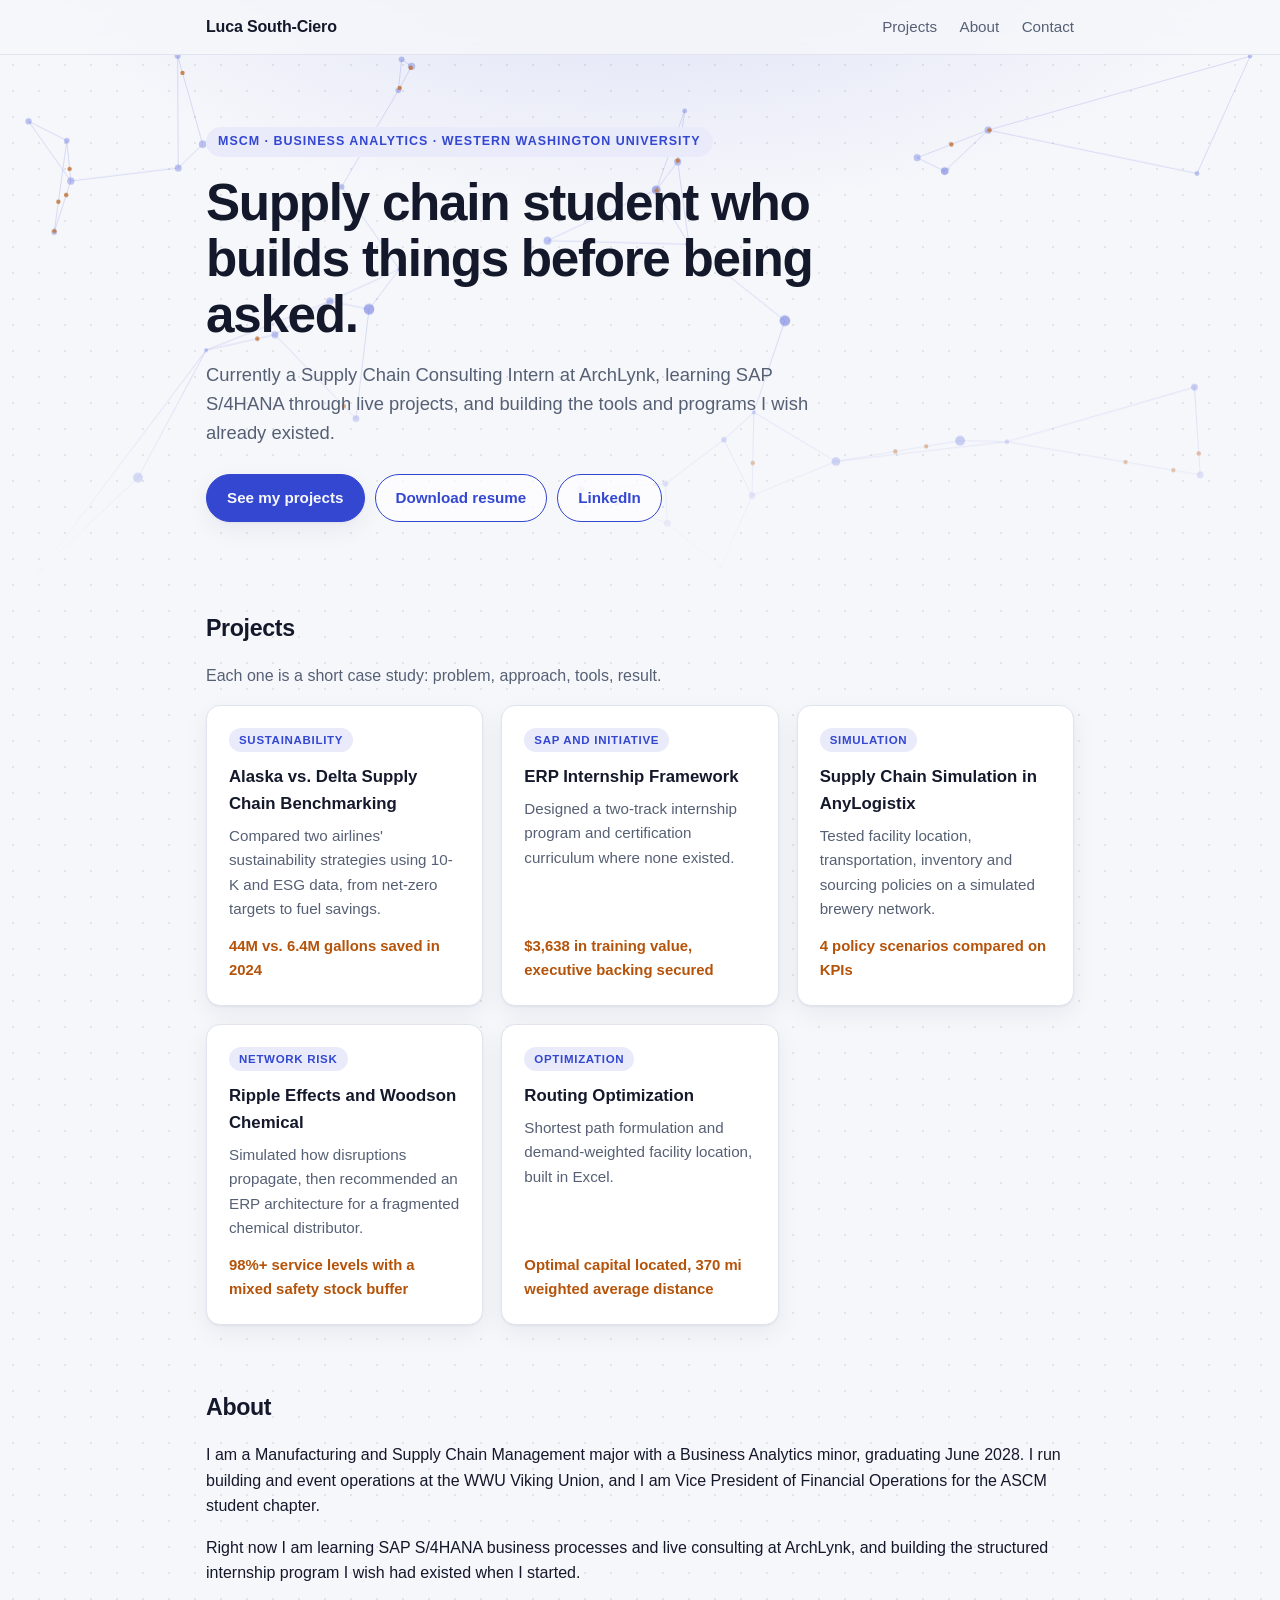
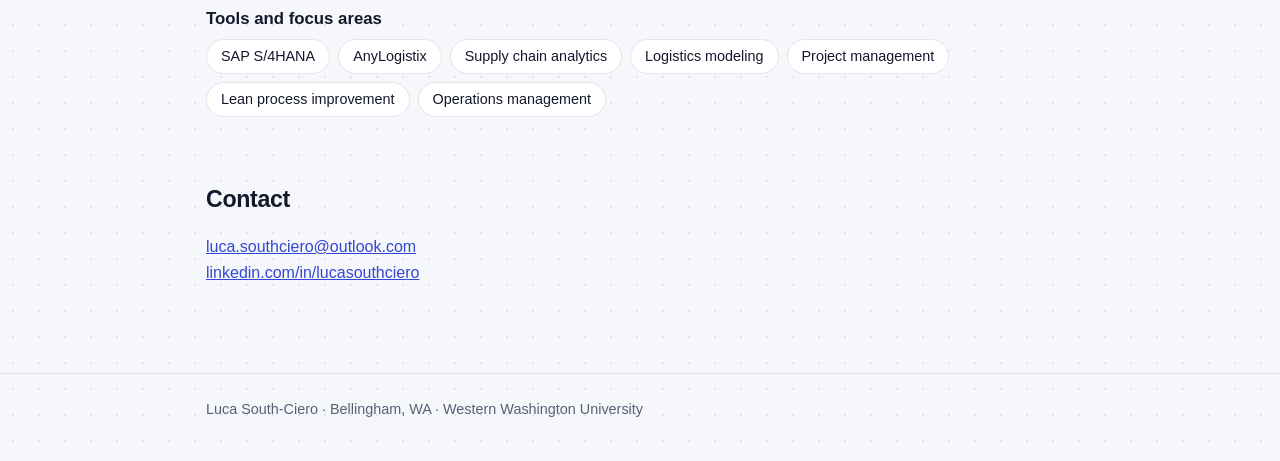
<file: index.html>
<!doctype html>
<html lang="en">
<head>
  <meta charset="utf-8">
  <meta name="viewport" content="width=device-width, initial-scale=1">
  <title>Luca South-Ciero | Manufacturing and Supply Chain Management</title>
  <meta name="description" content="Portfolio of Luca South-Ciero, MSCM student at Western Washington University with a Business Analytics minor. Supply chain projects, SAP consulting, and operations.">
  <link rel="stylesheet" href="styles.css">
</head>
<body>

<header class="site-header">
  <div class="wrap">
    <a class="brand" href="index.html">Luca South-Ciero</a>
    <nav class="nav">
      <a href="#projects">Projects</a>
      <a href="#about">About</a>
      <a href="#contact">Contact</a>
    </nav>
  </div>
</header>

<div class="hero">
  <canvas id="network" aria-hidden="true"></canvas>
  <div class="wrap">
    <span class="kicker">MSCM &middot; Business Analytics &middot; Western Washington University</span>
    <h1>Supply chain student who builds things before being asked.</h1>
    <p class="tagline">
      Currently a Supply Chain Consulting Intern at ArchLynk, learning SAP S/4HANA
      through live projects, and building the tools and programs I wish already existed.
    </p>
    <div class="cta-row">
      <a class="btn primary" href="#projects">See my projects</a>
      <a class="btn ghost" href="resume.pdf">Download resume</a>
      <a class="btn ghost" href="https://www.linkedin.com/in/lucasouthciero">LinkedIn</a>
    </div>
  </div>
</div>

<main class="wrap">

  <section id="projects">
    <h2>Projects</h2>
    <p class="lede">Each one is a short case study: problem, approach, tools, result.</p>

    <div class="grid">

      <a class="card" href="projects/alaska-delta-benchmarking.html">
        <span class="tag">Sustainability</span>
        <h3>Alaska vs. Delta Supply Chain Benchmarking</h3>
        <p>Compared two airlines' sustainability strategies using 10-K and ESG data, from net-zero targets to fuel savings.</p>
        <span class="metric">44M vs. 6.4M gallons saved in 2024</span>
      </a>

      <a class="card" href="projects/erp-internship-framework.html">
        <span class="tag">SAP and Initiative</span>
        <h3>ERP Internship Framework</h3>
        <p>Designed a two-track internship program and certification curriculum where none existed.</p>
        <span class="metric">$3,638 in training value, executive backing secured</span>
      </a>

      <a class="card" href="projects/anylogistix-simulation.html">
        <span class="tag">Simulation</span>
        <h3>Supply Chain Simulation in AnyLogistix</h3>
        <p>Tested facility location, transportation, inventory and sourcing policies on a simulated brewery network.</p>
        <span class="metric">4 policy scenarios compared on KPIs</span>
      </a>

      <a class="card" href="projects/ripple-effect-woodson-chemical.html">
        <span class="tag">Network Risk</span>
        <h3>Ripple Effects and Woodson Chemical</h3>
        <p>Simulated how disruptions propagate, then recommended an ERP architecture for a fragmented chemical distributor.</p>
        <span class="metric">98%+ service levels with a mixed safety stock buffer</span>
      </a>

      <a class="card" href="projects/routing-optimization.html">
        <span class="tag">Optimization</span>
        <h3>Routing Optimization</h3>
        <p>Shortest path formulation and demand-weighted facility location, built in Excel.</p>
        <span class="metric">Optimal capital located, 370 mi weighted average distance</span>
      </a>

    </div>
  </section>

  <section id="about">
    <h2>About</h2>
    <p>
      I am a Manufacturing and Supply Chain Management major with a Business Analytics minor,
      graduating June 2028. I run building and event operations at the WWU Viking Union, and I am
      Vice President of Financial Operations for the ASCM student chapter.
    </p>
    <p>
      Right now I am learning SAP S/4HANA business processes and live consulting at ArchLynk, and
      building the structured internship program I wish had existed when I started.
    </p>

    <h3 style="margin-top:20px">Tools and focus areas</h3>
    <ul class="chips">
      <li>SAP S/4HANA</li>
      <li>AnyLogistix</li>
      <li>Supply chain analytics</li>
      <li>Logistics modeling</li>
      <li>Project management</li>
      <li>Lean process improvement</li>
      <li>Operations management</li>
    </ul>
  </section>

  <section id="contact">
    <h2>Contact</h2>
    <p>
      <a href="mailto:luca.southciero@outlook.com">luca.southciero@outlook.com</a><br>
      <a href="https://www.linkedin.com/in/lucasouthciero">linkedin.com/in/lucasouthciero</a>
    </p>
  </section>

</main>

<footer class="site-footer">
  <div class="wrap">Luca South-Ciero &middot; Bellingham, WA &middot; Western Washington University</div>
</footer>

<script src="network.js"></script>
</body>
</html>
</file>
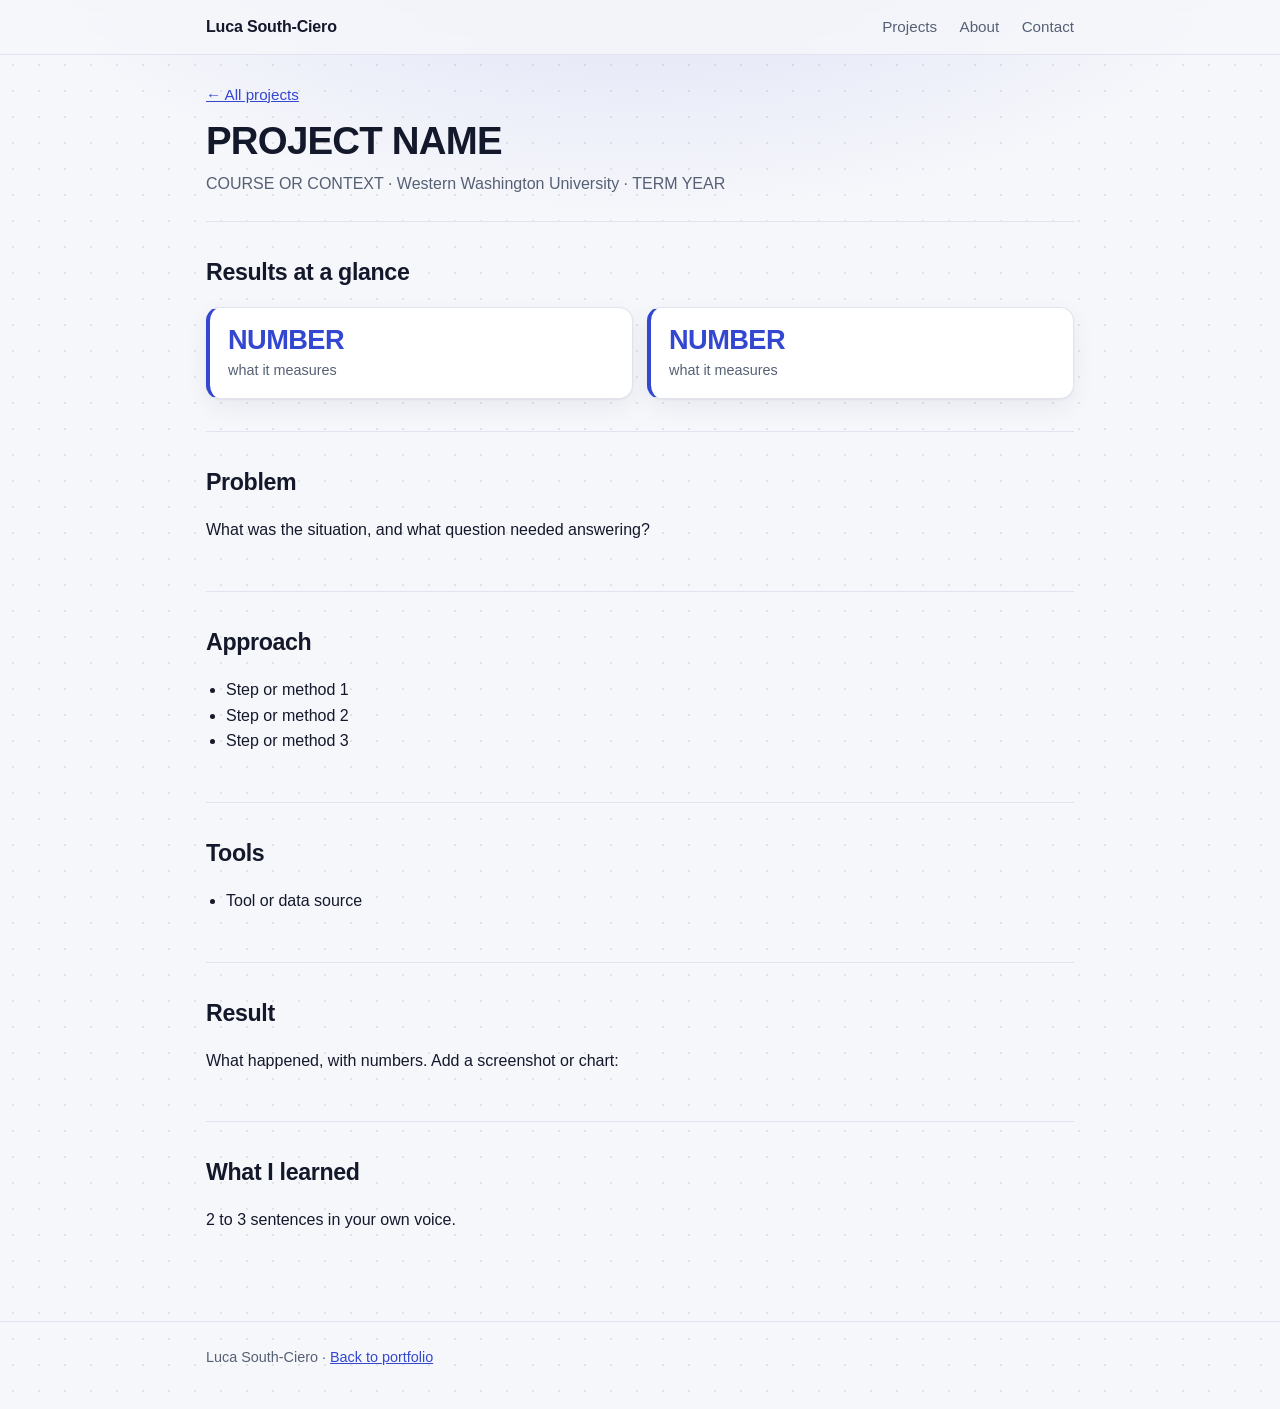
<file: _template.html>
<!doctype html>
<html lang="en">
<head>
  <meta charset="utf-8">
  <meta name="viewport" content="width=device-width, initial-scale=1">
  <title>PROJECT NAME | Luca South-Ciero</title>
  <meta name="description" content="ONE SENTENCE SUMMARY">
  <link rel="stylesheet" href="../styles.css">
</head>
<body>

<header class="site-header">
  <div class="wrap">
    <a class="brand" href="../index.html">Luca South-Ciero</a>
    <nav class="nav">
      <a href="../index.html#projects">Projects</a>
      <a href="../index.html#about">About</a>
      <a href="../index.html#contact">Contact</a>
    </nav>
  </div>
</header>

<main class="wrap case">

  <a class="back" href="../index.html#projects">&larr; All projects</a>

  <h1>PROJECT NAME</h1>
  <p class="meta">COURSE OR CONTEXT &middot; Western Washington University &middot; TERM YEAR</p>

  <section>
    <h2>Results at a glance</h2>
    <div class="stats">
      <div class="stat"><strong>NUMBER</strong><span>what it measures</span></div>
      <div class="stat"><strong>NUMBER</strong><span>what it measures</span></div>
    </div>
  </section>

  <section>
    <h2>Problem</h2>
    <p>What was the situation, and what question needed answering?</p>
  </section>

  <section>
    <h2>Approach</h2>
    <ul>
      <li>Step or method 1</li>
      <li>Step or method 2</li>
      <li>Step or method 3</li>
    </ul>
  </section>

  <section>
    <h2>Tools</h2>
    <ul>
      <li>Tool or data source</li>
    </ul>
  </section>

  <section>
    <h2>Result</h2>
    <p>What happened, with numbers. Add a screenshot or chart:</p>
    <!-- <img src="../images/your-image.png" alt="Describe the image" style="max-width:100%;border-radius:12px"> -->
  </section>

  <section>
    <h2>What I learned</h2>
    <p>2 to 3 sentences in your own voice.</p>
  </section>

</main>

<footer class="site-footer">
  <div class="wrap">Luca South-Ciero &middot; <a href="../index.html">Back to portfolio</a></div>
</footer>

</body>
</html>
</file>
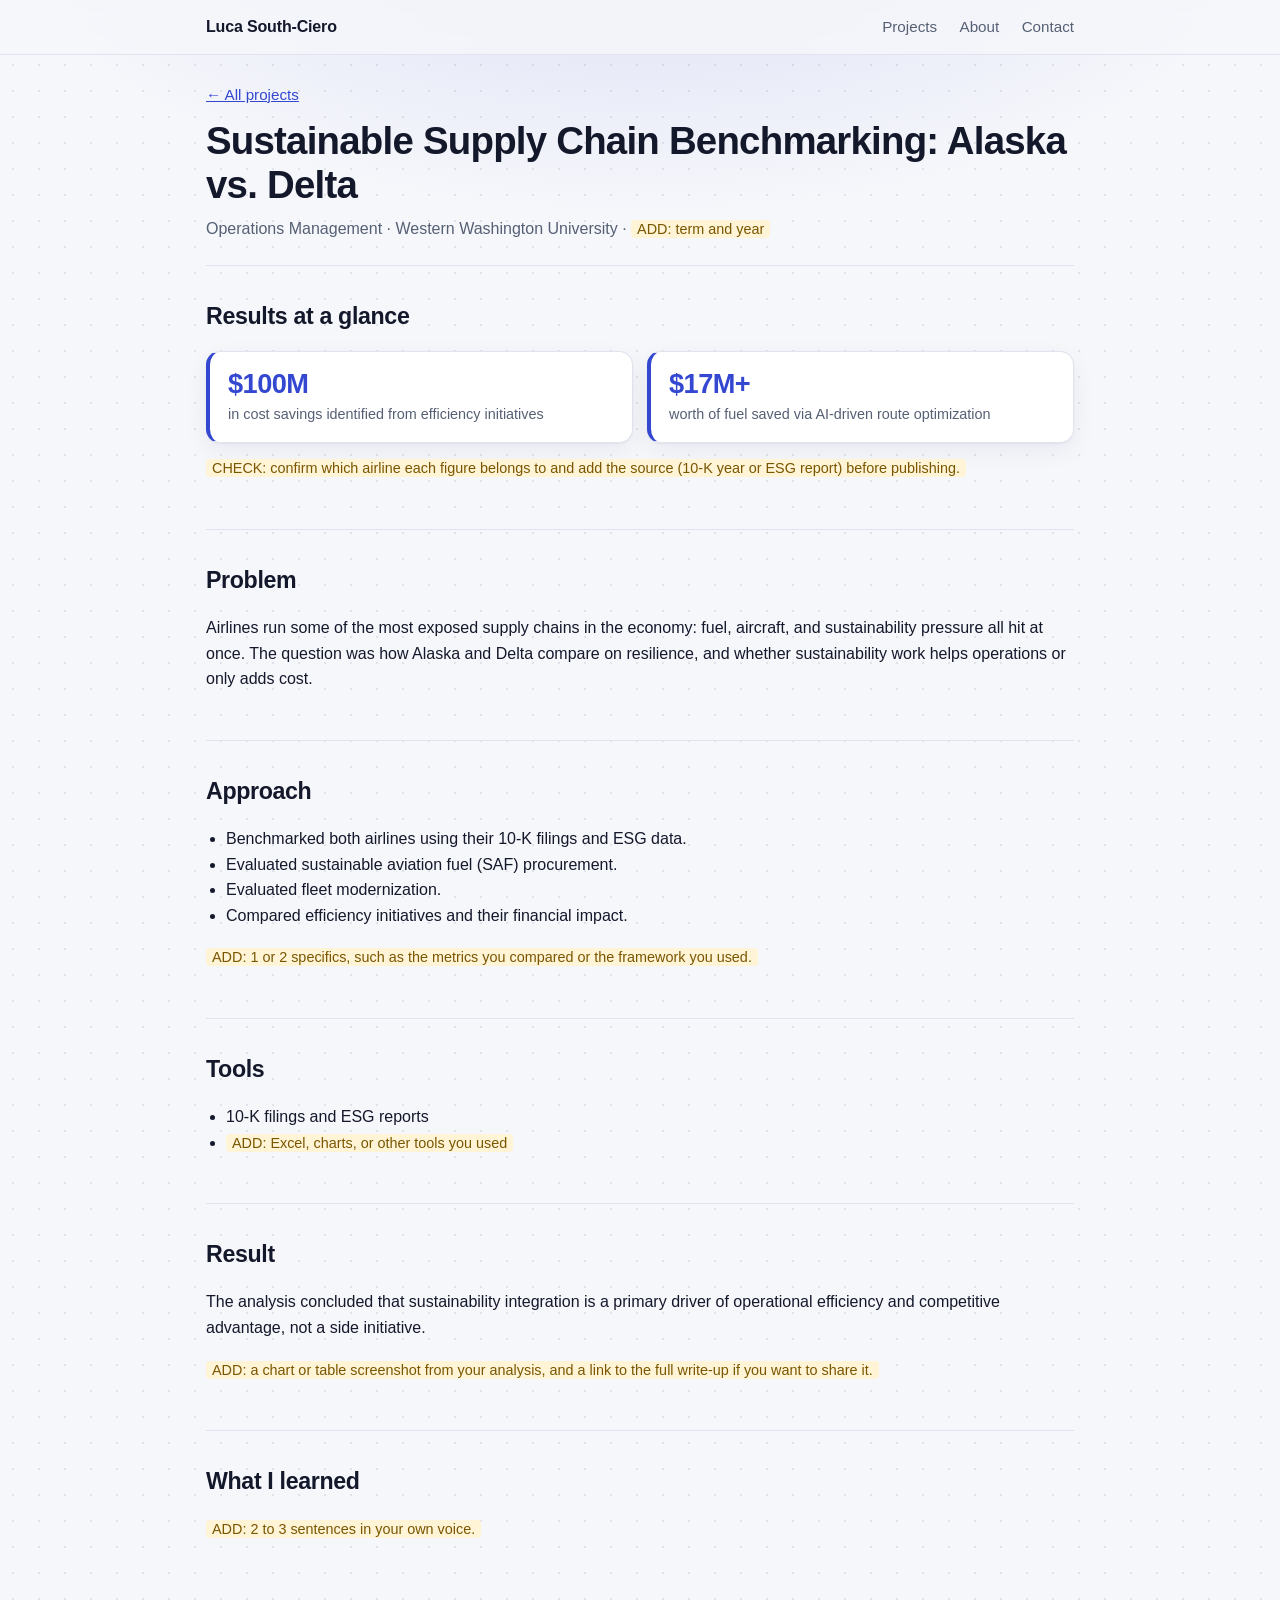
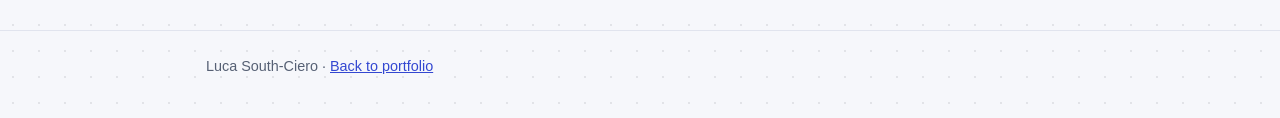
<file: alaska-delta-benchmarking.html>
<!doctype html>
<html lang="en">
<head>
  <meta charset="utf-8">
  <meta name="viewport" content="width=device-width, initial-scale=1">
  <title>Alaska vs. Delta Benchmarking | Luca South-Ciero</title>
  <meta name="description" content="Benchmarking Alaska Airlines and Delta supply chain resilience using 10-K and ESG data.">
  <link rel="stylesheet" href="../styles.css">
</head>
<body>

<header class="site-header">
  <div class="wrap">
    <a class="brand" href="../index.html">Luca South-Ciero</a>
    <nav class="nav">
      <a href="../index.html#projects">Projects</a>
      <a href="../index.html#about">About</a>
      <a href="../index.html#contact">Contact</a>
    </nav>
  </div>
</header>

<main class="wrap case">

  <a class="back" href="../index.html#projects">&larr; All projects</a>

  <h1>Sustainable Supply Chain Benchmarking: Alaska vs. Delta</h1>
  <p class="meta">Operations Management &middot; Western Washington University &middot; <span class="todo">ADD: term and year</span></p>

  <section>
    <h2>Results at a glance</h2>
    <div class="stats">
      <div class="stat"><strong>$100M</strong><span>in cost savings identified from efficiency initiatives</span></div>
      <div class="stat"><strong>$17M+</strong><span>worth of fuel saved via AI-driven route optimization</span></div>
    </div>
    <p style="margin-top:12px"><span class="todo">CHECK: confirm which airline each figure belongs to and add the source (10-K year or ESG report) before publishing.</span></p>
  </section>

  <section>
    <h2>Problem</h2>
    <p>
      Airlines run some of the most exposed supply chains in the economy: fuel, aircraft, and
      sustainability pressure all hit at once. The question was how Alaska and Delta compare on
      resilience, and whether sustainability work helps operations or only adds cost.
    </p>
  </section>

  <section>
    <h2>Approach</h2>
    <ul>
      <li>Benchmarked both airlines using their 10-K filings and ESG data.</li>
      <li>Evaluated sustainable aviation fuel (SAF) procurement.</li>
      <li>Evaluated fleet modernization.</li>
      <li>Compared efficiency initiatives and their financial impact.</li>
    </ul>
    <p><span class="todo">ADD: 1 or 2 specifics, such as the metrics you compared or the framework you used.</span></p>
  </section>

  <section>
    <h2>Tools</h2>
    <ul>
      <li>10-K filings and ESG reports</li>
      <li><span class="todo">ADD: Excel, charts, or other tools you used</span></li>
    </ul>
  </section>

  <section>
    <h2>Result</h2>
    <p>
      The analysis concluded that sustainability integration is a primary driver of operational
      efficiency and competitive advantage, not a side initiative.
    </p>
    <p><span class="todo">ADD: a chart or table screenshot from your analysis, and a link to the full write-up if you want to share it.</span></p>
  </section>

  <section>
    <h2>What I learned</h2>
    <p><span class="todo">ADD: 2 to 3 sentences in your own voice.</span></p>
  </section>

</main>

<footer class="site-footer">
  <div class="wrap">Luca South-Ciero &middot; <a href="../index.html">Back to portfolio</a></div>
</footer>

</body>
</html>
</file>
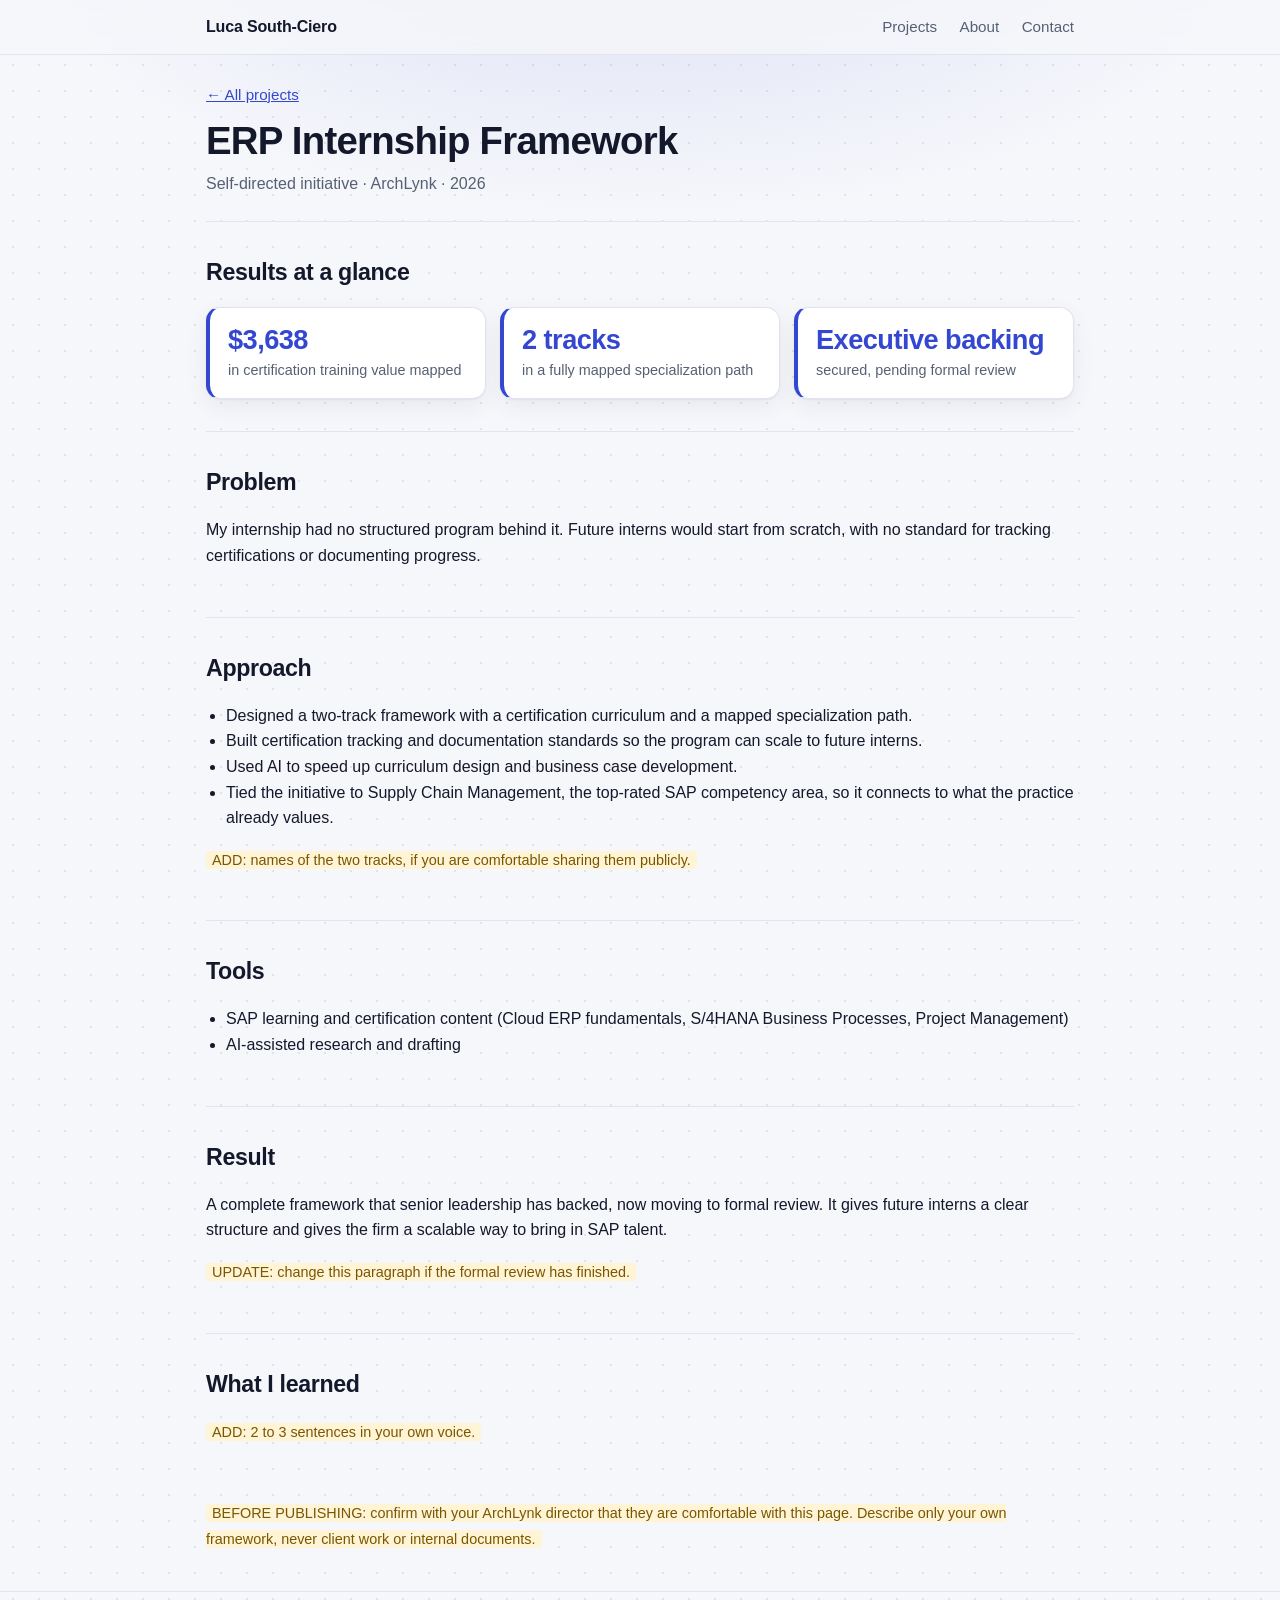
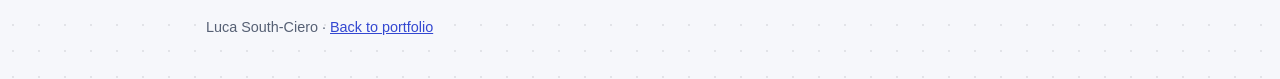
<file: erp-internship-framework.html>
<!doctype html>
<html lang="en">
<head>
  <meta charset="utf-8">
  <meta name="viewport" content="width=device-width, initial-scale=1">
  <title>ERP Internship Framework | Luca South-Ciero</title>
  <meta name="description" content="A self-directed two-track internship framework and SAP certification curriculum.">
  <link rel="stylesheet" href="../styles.css">
</head>
<body>

<header class="site-header">
  <div class="wrap">
    <a class="brand" href="../index.html">Luca South-Ciero</a>
    <nav class="nav">
      <a href="../index.html#projects">Projects</a>
      <a href="../index.html#about">About</a>
      <a href="../index.html#contact">Contact</a>
    </nav>
  </div>
</header>

<main class="wrap case">

  <a class="back" href="../index.html#projects">&larr; All projects</a>

  <h1>ERP Internship Framework</h1>
  <p class="meta">Self-directed initiative &middot; ArchLynk &middot; 2026</p>

  <section>
    <h2>Results at a glance</h2>
    <div class="stats">
      <div class="stat"><strong>$3,638</strong><span>in certification training value mapped</span></div>
      <div class="stat"><strong>2 tracks</strong><span>in a fully mapped specialization path</span></div>
      <div class="stat"><strong>Executive backing</strong><span>secured, pending formal review</span></div>
    </div>
  </section>

  <section>
    <h2>Problem</h2>
    <p>
      My internship had no structured program behind it. Future interns would start from scratch,
      with no standard for tracking certifications or documenting progress.
    </p>
  </section>

  <section>
    <h2>Approach</h2>
    <ul>
      <li>Designed a two-track framework with a certification curriculum and a mapped specialization path.</li>
      <li>Built certification tracking and documentation standards so the program can scale to future interns.</li>
      <li>Used AI to speed up curriculum design and business case development.</li>
      <li>Tied the initiative to Supply Chain Management, the top-rated SAP competency area, so it connects to what the practice already values.</li>
    </ul>
    <p><span class="todo">ADD: names of the two tracks, if you are comfortable sharing them publicly.</span></p>
  </section>

  <section>
    <h2>Tools</h2>
    <ul>
      <li>SAP learning and certification content (Cloud ERP fundamentals, S/4HANA Business Processes, Project Management)</li>
      <li>AI-assisted research and drafting</li>
    </ul>
  </section>

  <section>
    <h2>Result</h2>
    <p>
      A complete framework that senior leadership has backed, now moving to formal review.
      It gives future interns a clear structure and gives the firm a scalable way to bring in
      SAP talent.
    </p>
    <p><span class="todo">UPDATE: change this paragraph if the formal review has finished.</span></p>
  </section>

  <section>
    <h2>What I learned</h2>
    <p><span class="todo">ADD: 2 to 3 sentences in your own voice.</span></p>
  </section>

  <p style="margin-top:8px"><span class="todo">BEFORE PUBLISHING: confirm with your ArchLynk director that they are comfortable with this page. Describe only your own framework, never client work or internal documents.</span></p>

</main>

<footer class="site-footer">
  <div class="wrap">Luca South-Ciero &middot; <a href="../index.html">Back to portfolio</a></div>
</footer>

</body>
</html>
</file>
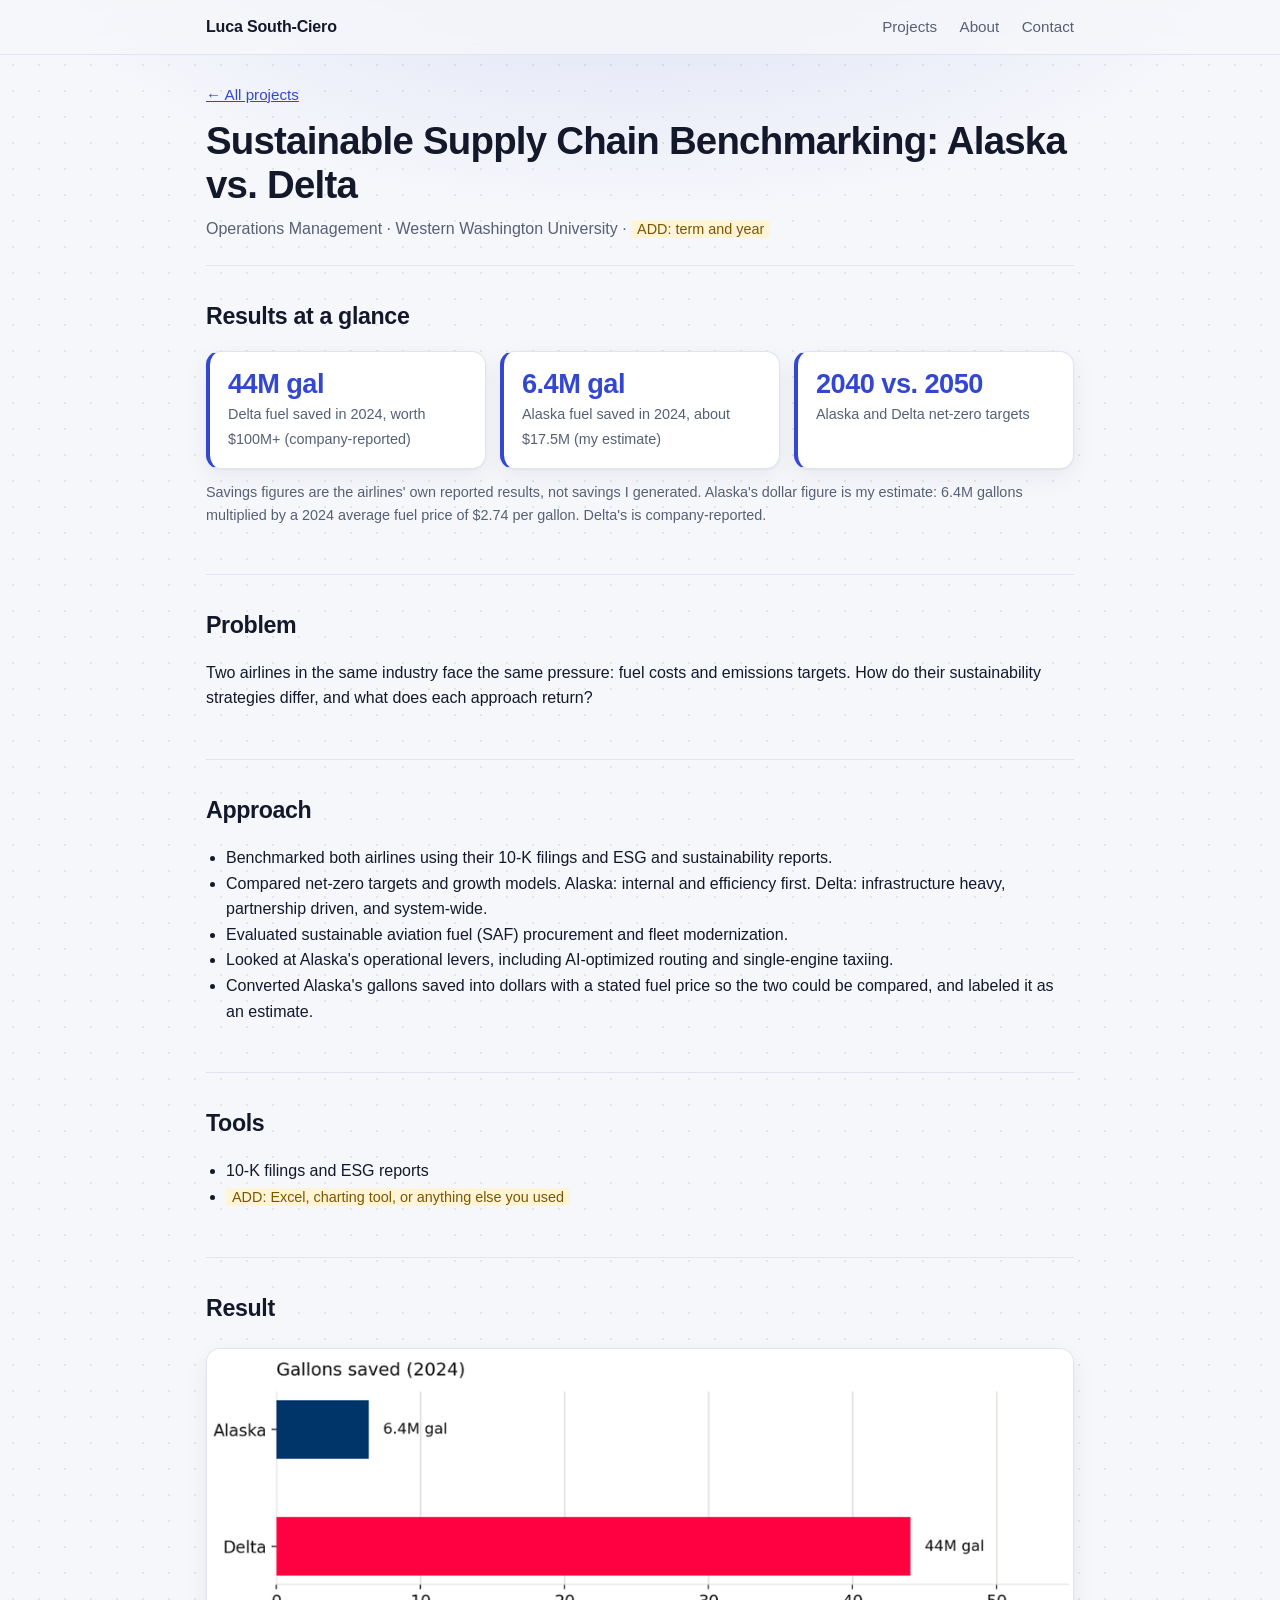
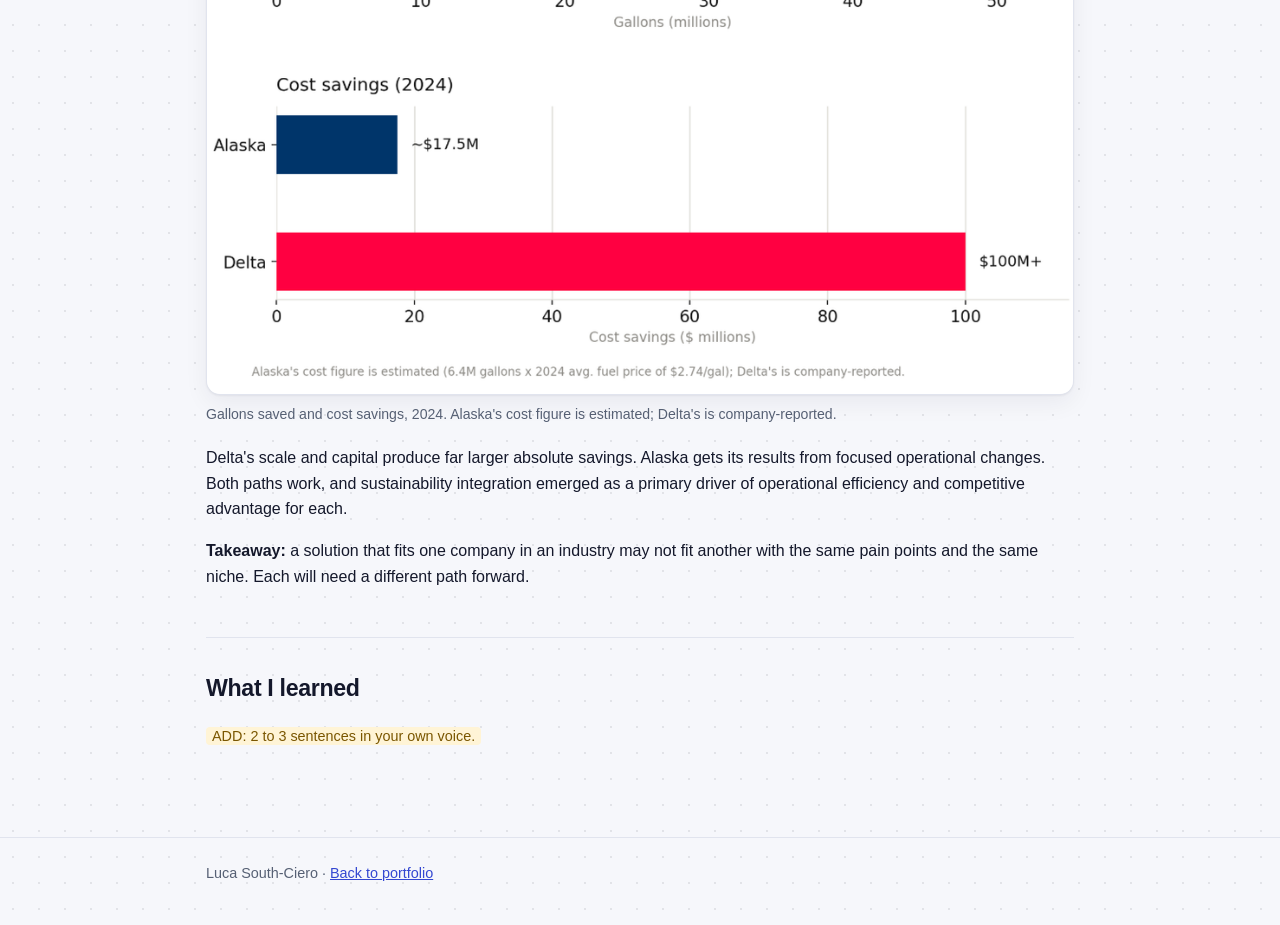
<file: projects/alaska-delta-benchmarking.html>
<!doctype html>
<html lang="en">
<head>
  <meta charset="utf-8">
  <meta name="viewport" content="width=device-width, initial-scale=1">
  <title>Alaska vs. Delta Benchmarking | Luca South-Ciero</title>
  <meta name="description" content="Benchmarking Alaska Airlines and Delta sustainability strategy using 10-K and ESG data.">
  <link rel="stylesheet" href="../styles.css">
</head>
<body>

<header class="site-header">
  <div class="wrap">
    <a class="brand" href="../index.html">Luca South-Ciero</a>
    <nav class="nav">
      <a href="../index.html#projects">Projects</a>
      <a href="../index.html#about">About</a>
      <a href="../index.html#contact">Contact</a>
    </nav>
  </div>
</header>

<main class="wrap case">

  <a class="back" href="../index.html#projects">&larr; All projects</a>

  <h1>Sustainable Supply Chain Benchmarking: Alaska vs. Delta</h1>
  <p class="meta">Operations Management &middot; Western Washington University &middot; <span class="todo">ADD: term and year</span></p>

  <section>
    <h2>Results at a glance</h2>
    <div class="stats">
      <div class="stat"><strong>44M gal</strong><span>Delta fuel saved in 2024, worth $100M+ (company-reported)</span></div>
      <div class="stat"><strong>6.4M gal</strong><span>Alaska fuel saved in 2024, about $17.5M (my estimate)</span></div>
      <div class="stat"><strong>2040 vs. 2050</strong><span>Alaska and Delta net-zero targets</span></div>
    </div>
    <p style="margin-top:12px;color:var(--muted);font-size:0.9rem">
      Savings figures are the airlines' own reported results, not savings I generated. Alaska's dollar figure is
      my estimate: 6.4M gallons multiplied by a 2024 average fuel price of $2.74 per gallon. Delta's is company-reported.
    </p>
  </section>

  <section>
    <h2>Problem</h2>
    <p>
      Two airlines in the same industry face the same pressure: fuel costs and emissions targets.
      How do their sustainability strategies differ, and what does each approach return?
    </p>
  </section>

  <section>
    <h2>Approach</h2>
    <ul>
      <li>Benchmarked both airlines using their 10-K filings and ESG and sustainability reports.</li>
      <li>Compared net-zero targets and growth models. Alaska: internal and efficiency first. Delta: infrastructure heavy, partnership driven, and system-wide.</li>
      <li>Evaluated sustainable aviation fuel (SAF) procurement and fleet modernization.</li>
      <li>Looked at Alaska's operational levers, including AI-optimized routing and single-engine taxiing.</li>
      <li>Converted Alaska's gallons saved into dollars with a stated fuel price so the two could be compared, and labeled it as an estimate.</li>
    </ul>
  </section>

  <section>
    <h2>Tools</h2>
    <ul>
      <li>10-K filings and ESG reports</li>
      <li><span class="todo">ADD: Excel, charting tool, or anything else you used</span></li>
    </ul>
  </section>

  <section>
    <h2>Result</h2>
    <figure>
      <img src="aviation-comparison-chart.png" alt="Two bar charts comparing Alaska and Delta in 2024. Gallons saved: Alaska 6.4 million, Delta 44 million. Cost savings: Alaska about 17.5 million dollars, Delta over 100 million dollars.">
      <figcaption>Gallons saved and cost savings, 2024. Alaska's cost figure is estimated; Delta's is company-reported.</figcaption>
    </figure>
    <p>
      Delta's scale and capital produce far larger absolute savings. Alaska gets its results from focused
      operational changes. Both paths work, and sustainability integration emerged as a primary driver of
      operational efficiency and competitive advantage for each.
    </p>
    <p><strong>Takeaway:</strong> a solution that fits one company in an industry may not fit another with the same
      pain points and the same niche. Each will need a different path forward.</p>
  </section>

  <section>
    <h2>What I learned</h2>
    <p><span class="todo">ADD: 2 to 3 sentences in your own voice.</span></p>
  </section>

</main>

<footer class="site-footer">
  <div class="wrap">Luca South-Ciero &middot; <a href="../index.html">Back to portfolio</a></div>
</footer>

</body>
</html>
</file>
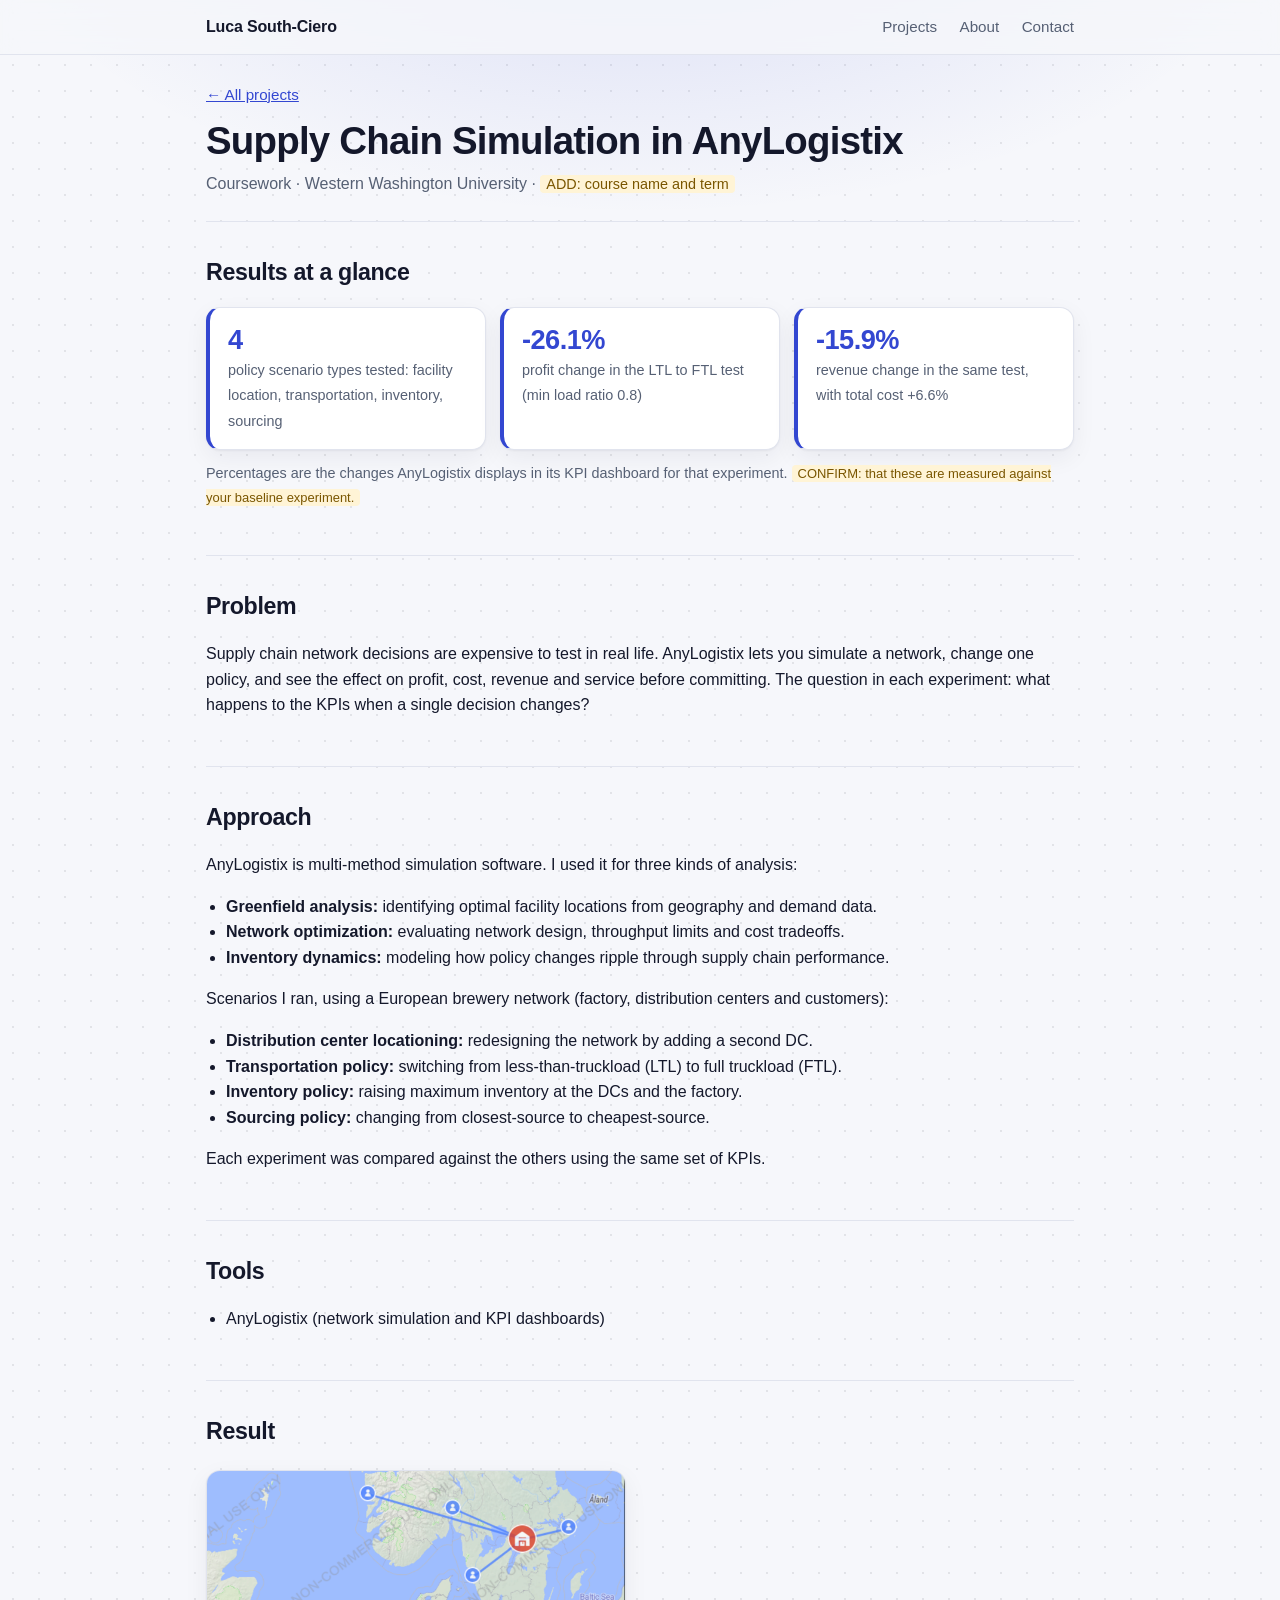
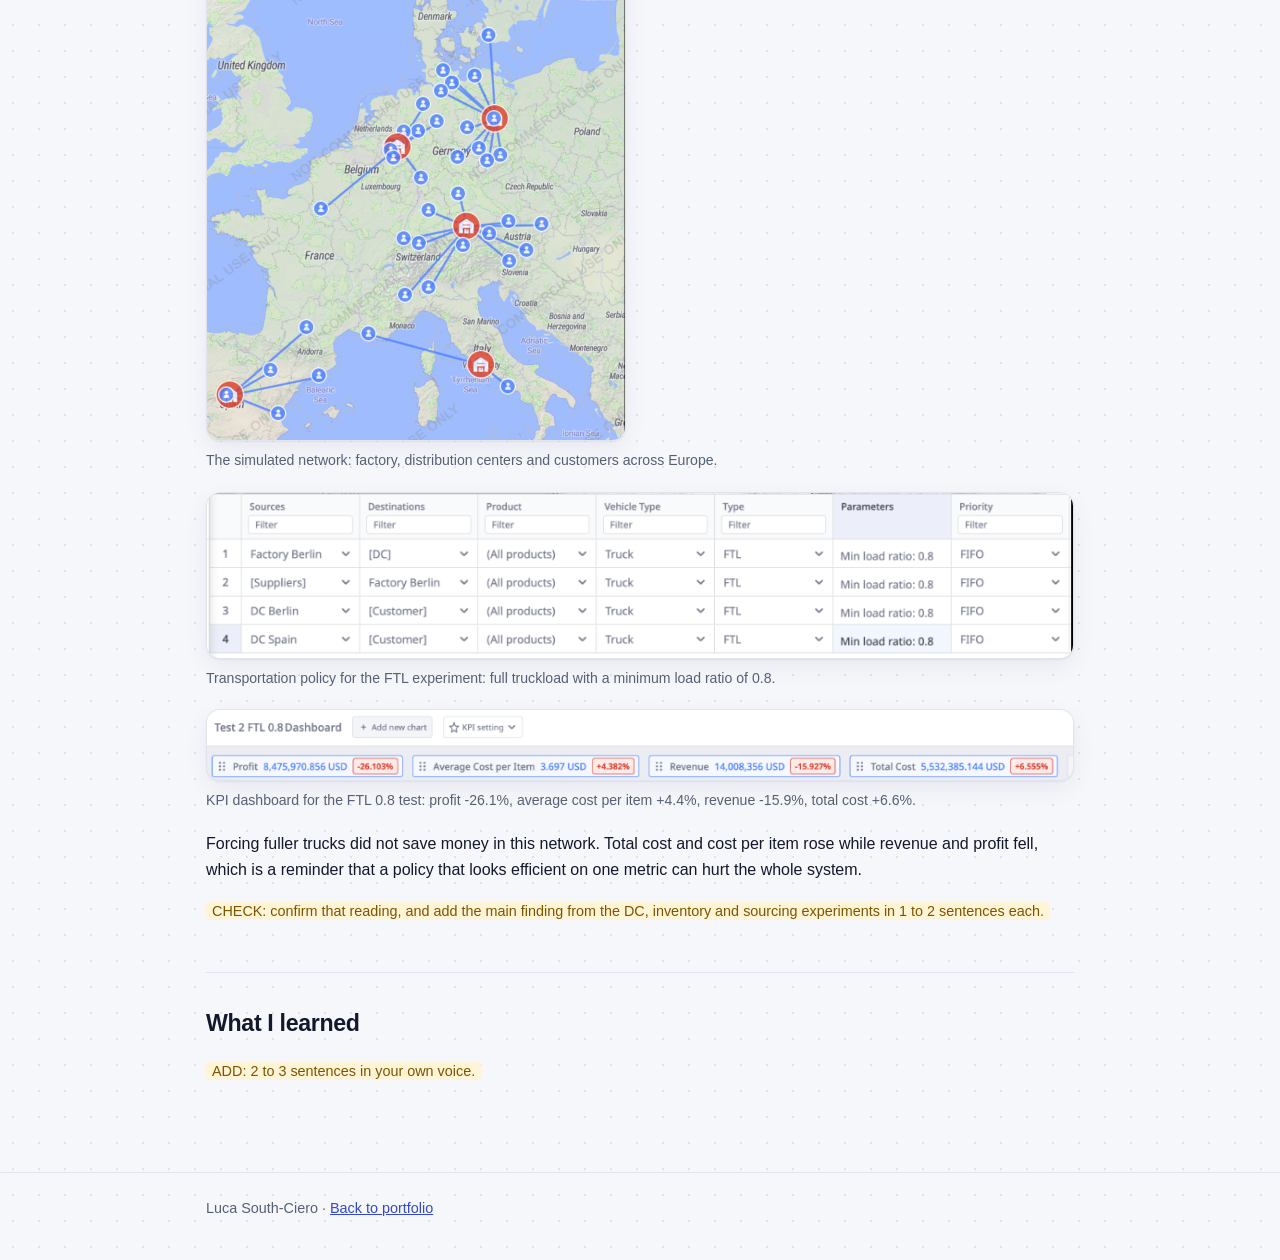
<file: projects/anylogistix-simulation.html>
<!doctype html>
<html lang="en">
<head>
  <meta charset="utf-8">
  <meta name="viewport" content="width=device-width, initial-scale=1">
  <title>AnyLogistix Simulation | Luca South-Ciero</title>
  <meta name="description" content="Supply chain simulation in AnyLogistix: facility location, transportation, inventory and sourcing policy experiments compared on KPIs.">
  <link rel="stylesheet" href="../styles.css">
</head>
<body>

<header class="site-header">
  <div class="wrap">
    <a class="brand" href="../index.html">Luca South-Ciero</a>
    <nav class="nav">
      <a href="../index.html#projects">Projects</a>
      <a href="../index.html#about">About</a>
      <a href="../index.html#contact">Contact</a>
    </nav>
  </div>
</header>

<main class="wrap case">

  <a class="back" href="../index.html#projects">&larr; All projects</a>

  <h1>Supply Chain Simulation in AnyLogistix</h1>
  <p class="meta">Coursework &middot; Western Washington University &middot; <span class="todo">ADD: course name and term</span></p>

  <section>
    <h2>Results at a glance</h2>
    <div class="stats">
      <div class="stat"><strong>4</strong><span>policy scenario types tested: facility location, transportation, inventory, sourcing</span></div>
      <div class="stat"><strong>-26.1%</strong><span>profit change in the LTL to FTL test (min load ratio 0.8)</span></div>
      <div class="stat"><strong>-15.9%</strong><span>revenue change in the same test, with total cost +6.6%</span></div>
    </div>
    <p style="margin-top:12px;color:var(--muted);font-size:0.9rem">
      Percentages are the changes AnyLogistix displays in its KPI dashboard for that experiment.
      <span class="todo">CONFIRM: that these are measured against your baseline experiment.</span>
    </p>
  </section>

  <section>
    <h2>Problem</h2>
    <p>
      Supply chain network decisions are expensive to test in real life. AnyLogistix lets you simulate a
      network, change one policy, and see the effect on profit, cost, revenue and service before committing.
      The question in each experiment: what happens to the KPIs when a single decision changes?
    </p>
  </section>

  <section>
    <h2>Approach</h2>
    <p>AnyLogistix is multi-method simulation software. I used it for three kinds of analysis:</p>
    <ul>
      <li><strong>Greenfield analysis:</strong> identifying optimal facility locations from geography and demand data.</li>
      <li><strong>Network optimization:</strong> evaluating network design, throughput limits and cost tradeoffs.</li>
      <li><strong>Inventory dynamics:</strong> modeling how policy changes ripple through supply chain performance.</li>
    </ul>
    <p>Scenarios I ran, using a European brewery network (factory, distribution centers and customers):</p>
    <ul>
      <li><strong>Distribution center locationing:</strong> redesigning the network by adding a second DC.</li>
      <li><strong>Transportation policy:</strong> switching from less-than-truckload (LTL) to full truckload (FTL).</li>
      <li><strong>Inventory policy:</strong> raising maximum inventory at the DCs and the factory.</li>
      <li><strong>Sourcing policy:</strong> changing from closest-source to cheapest-source.</li>
    </ul>
    <p>Each experiment was compared against the others using the same set of KPIs.</p>
  </section>

  <section>
    <h2>Tools</h2>
    <ul>
      <li>AnyLogistix (network simulation and KPI dashboards)</li>
    </ul>
  </section>

  <section>
    <h2>Result</h2>
    <figure>
      <img src="anylogistix-network-map.png" alt="AnyLogistix map of a European supply chain network with factory, distribution centers and customer locations connected by transportation lanes." style="max-width:min(420px,100%)">
      <figcaption>The simulated network: factory, distribution centers and customers across Europe.</figcaption>
    </figure>
    <figure>
      <img src="anylogistix-shipping-policy.png" alt="AnyLogistix shipping policy table showing FTL transport with a minimum load ratio of 0.8 on each lane.">
      <figcaption>Transportation policy for the FTL experiment: full truckload with a minimum load ratio of 0.8.</figcaption>
    </figure>
    <figure>
      <img src="anylogistix-kpi-dashboard.png" alt="AnyLogistix KPI dashboard for the FTL 0.8 test showing profit, average cost per item, revenue and total cost with percentage changes.">
      <figcaption>KPI dashboard for the FTL 0.8 test: profit -26.1%, average cost per item +4.4%, revenue -15.9%, total cost +6.6%.</figcaption>
    </figure>
    <p>
      Forcing fuller trucks did not save money in this network. Total cost and cost per item rose while
      revenue and profit fell, which is a reminder that a policy that looks efficient on one metric can hurt
      the whole system.
    </p>
    <p><span class="todo">CHECK: confirm that reading, and add the main finding from the DC, inventory and sourcing experiments in 1 to 2 sentences each.</span></p>
  </section>

  <section>
    <h2>What I learned</h2>
    <p><span class="todo">ADD: 2 to 3 sentences in your own voice.</span></p>
  </section>

</main>

<footer class="site-footer">
  <div class="wrap">Luca South-Ciero &middot; <a href="../index.html">Back to portfolio</a></div>
</footer>

</body>
</html>
</file>
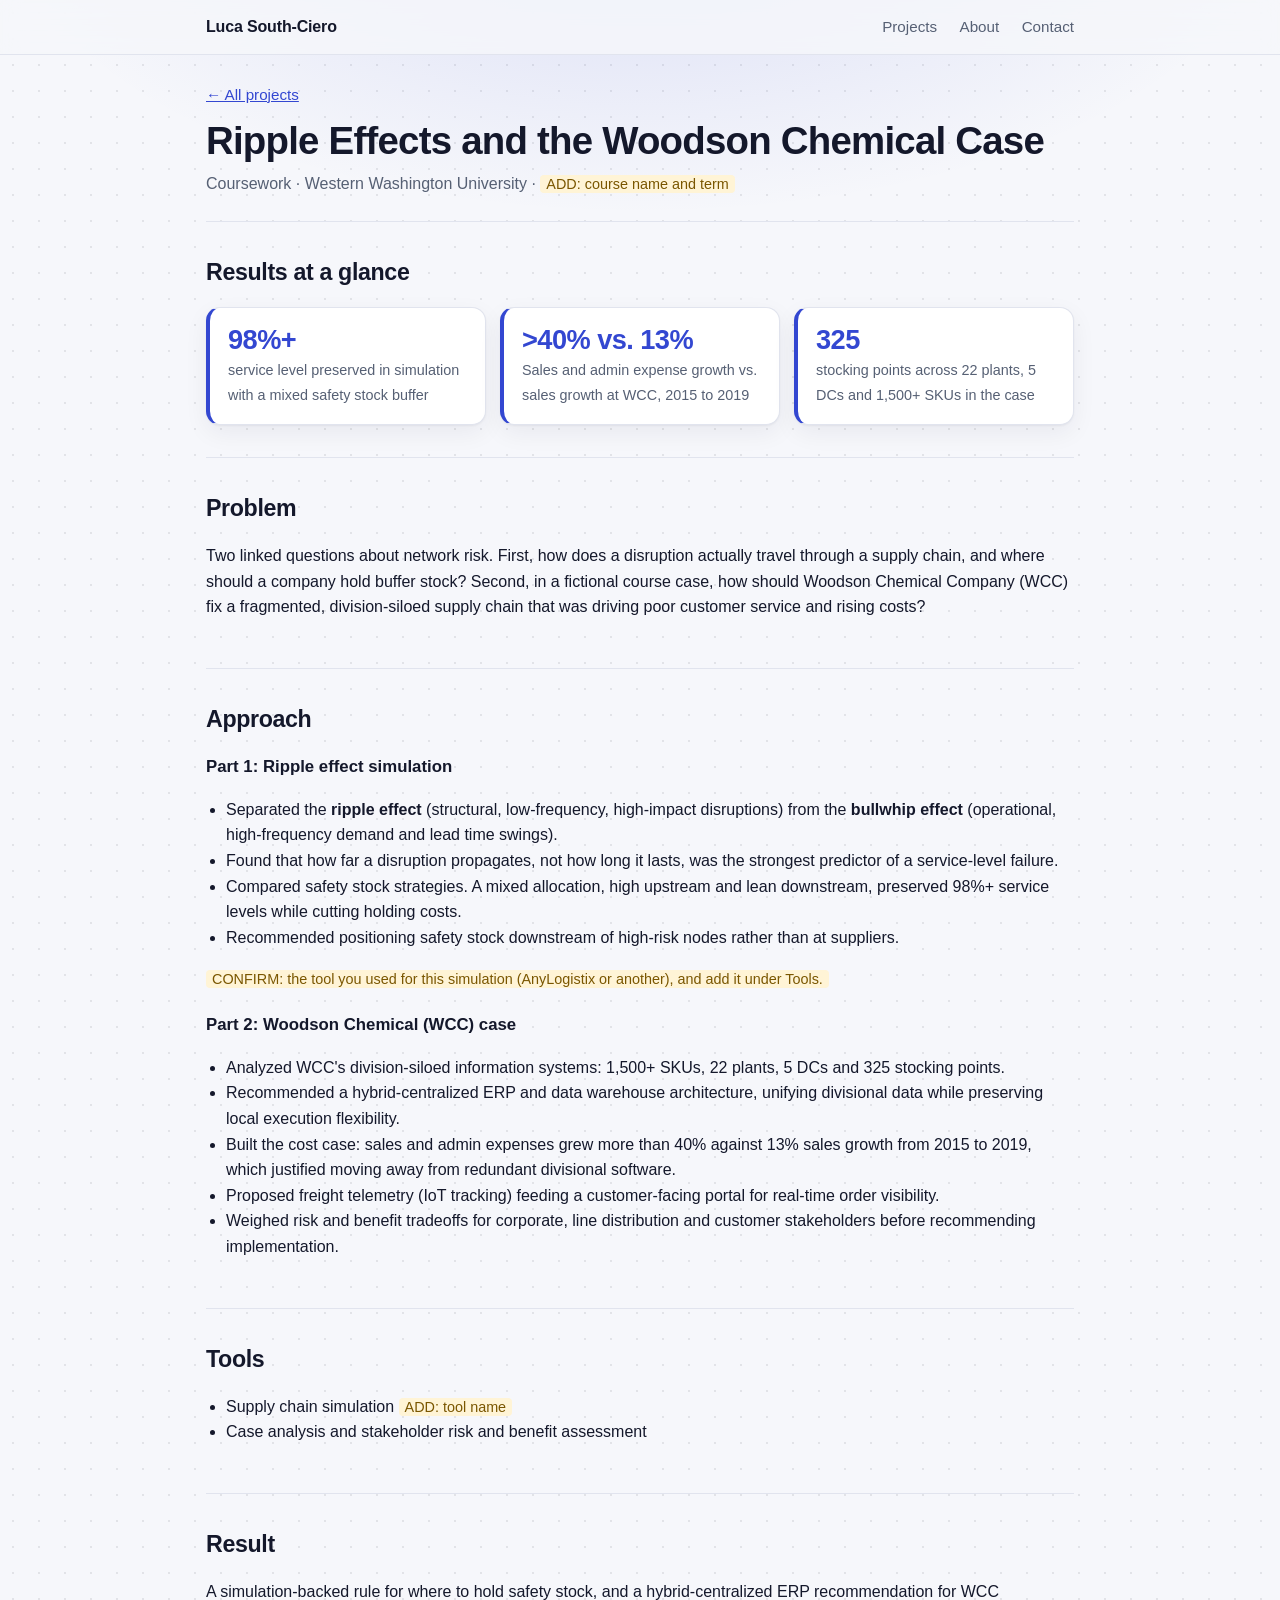
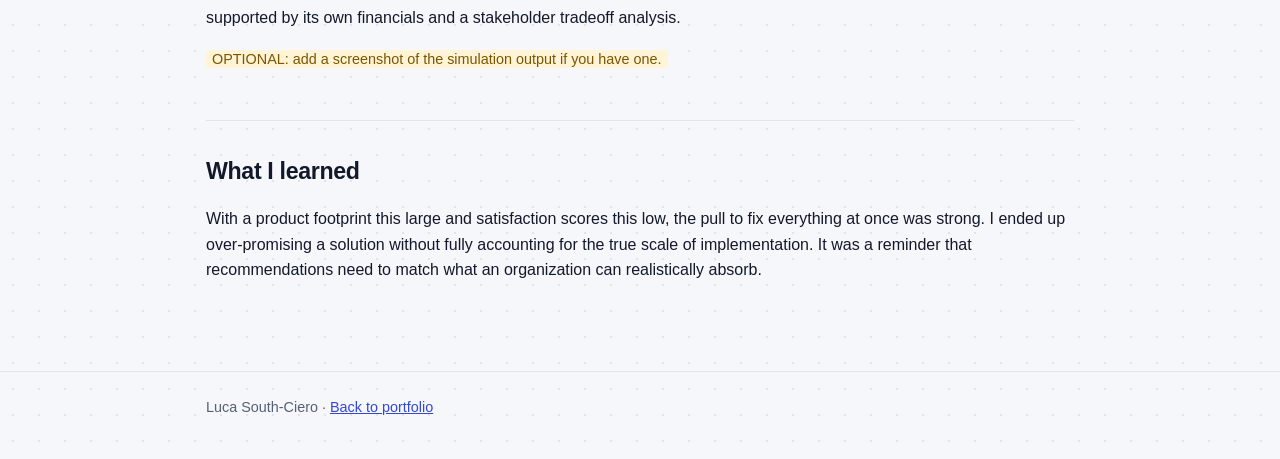
<file: projects/ripple-effect-woodson-chemical.html>
<!doctype html>
<html lang="en">
<head>
  <meta charset="utf-8">
  <meta name="viewport" content="width=device-width, initial-scale=1">
  <title>Ripple Effects and Woodson Chemical | Luca South-Ciero</title>
  <meta name="description" content="Disruption risk simulation and a case study recommending a hybrid-centralized ERP architecture for a fragmented chemical distributor.">
  <link rel="stylesheet" href="../styles.css">
</head>
<body>

<header class="site-header">
  <div class="wrap">
    <a class="brand" href="../index.html">Luca South-Ciero</a>
    <nav class="nav">
      <a href="../index.html#projects">Projects</a>
      <a href="../index.html#about">About</a>
      <a href="../index.html#contact">Contact</a>
    </nav>
  </div>
</header>

<main class="wrap case">

  <a class="back" href="../index.html#projects">&larr; All projects</a>

  <h1>Ripple Effects and the Woodson Chemical Case</h1>
  <p class="meta">Coursework &middot; Western Washington University &middot; <span class="todo">ADD: course name and term</span></p>

  <section>
    <h2>Results at a glance</h2>
    <div class="stats">
      <div class="stat"><strong>98%+</strong><span>service level preserved in simulation with a mixed safety stock buffer</span></div>
      <div class="stat"><strong>&gt;40% vs. 13%</strong><span>Sales and admin expense growth vs. sales growth at WCC, 2015 to 2019</span></div>
      <div class="stat"><strong>325</strong><span>stocking points across 22 plants, 5 DCs and 1,500+ SKUs in the case</span></div>
    </div>
  </section>

  <section>
    <h2>Problem</h2>
    <p>
      Two linked questions about network risk. First, how does a disruption actually travel through a supply
      chain, and where should a company hold buffer stock? Second, in a fictional course case, how should
      Woodson Chemical Company (WCC) fix a fragmented, division-siloed supply chain that was driving poor
      customer service and rising costs?
    </p>
  </section>

  <section>
    <h2>Approach</h2>
    <h3>Part 1: Ripple effect simulation</h3>
    <ul>
      <li>Separated the <strong>ripple effect</strong> (structural, low-frequency, high-impact disruptions) from the <strong>bullwhip effect</strong> (operational, high-frequency demand and lead time swings).</li>
      <li>Found that how far a disruption propagates, not how long it lasts, was the strongest predictor of a service-level failure.</li>
      <li>Compared safety stock strategies. A mixed allocation, high upstream and lean downstream, preserved 98%+ service levels while cutting holding costs.</li>
      <li>Recommended positioning safety stock downstream of high-risk nodes rather than at suppliers.</li>
    </ul>
    <p><span class="todo">CONFIRM: the tool you used for this simulation (AnyLogistix or another), and add it under Tools.</span></p>

    <h3 style="margin-top:20px">Part 2: Woodson Chemical (WCC) case</h3>
    <ul>
      <li>Analyzed WCC's division-siloed information systems: 1,500+ SKUs, 22 plants, 5 DCs and 325 stocking points.</li>
      <li>Recommended a hybrid-centralized ERP and data warehouse architecture, unifying divisional data while preserving local execution flexibility.</li>
      <li>Built the cost case: sales and admin expenses grew more than 40% against 13% sales growth from 2015 to 2019, which justified moving away from redundant divisional software.</li>
      <li>Proposed freight telemetry (IoT tracking) feeding a customer-facing portal for real-time order visibility.</li>
      <li>Weighed risk and benefit tradeoffs for corporate, line distribution and customer stakeholders before recommending implementation.</li>
    </ul>
  </section>

  <section>
    <h2>Tools</h2>
    <ul>
      <li>Supply chain simulation <span class="todo">ADD: tool name</span></li>
      <li>Case analysis and stakeholder risk and benefit assessment</li>
    </ul>
  </section>

  <section>
    <h2>Result</h2>
    <p>
      A simulation-backed rule for where to hold safety stock, and a hybrid-centralized ERP recommendation
      for WCC supported by its own financials and a stakeholder tradeoff analysis.
    </p>
    <p><span class="todo">OPTIONAL: add a screenshot of the simulation output if you have one.</span></p>
  </section>

  <section>
    <h2>What I learned</h2>
    <p>
      With a product footprint this large and satisfaction scores this low, the pull to fix everything at
      once was strong. I ended up over-promising a solution without fully accounting for the true scale of
      implementation. It was a reminder that recommendations need to match what an organization can
      realistically absorb.
    </p>
  </section>

</main>

<footer class="site-footer">
  <div class="wrap">Luca South-Ciero &middot; <a href="../index.html">Back to portfolio</a></div>
</footer>

</body>
</html>
</file>
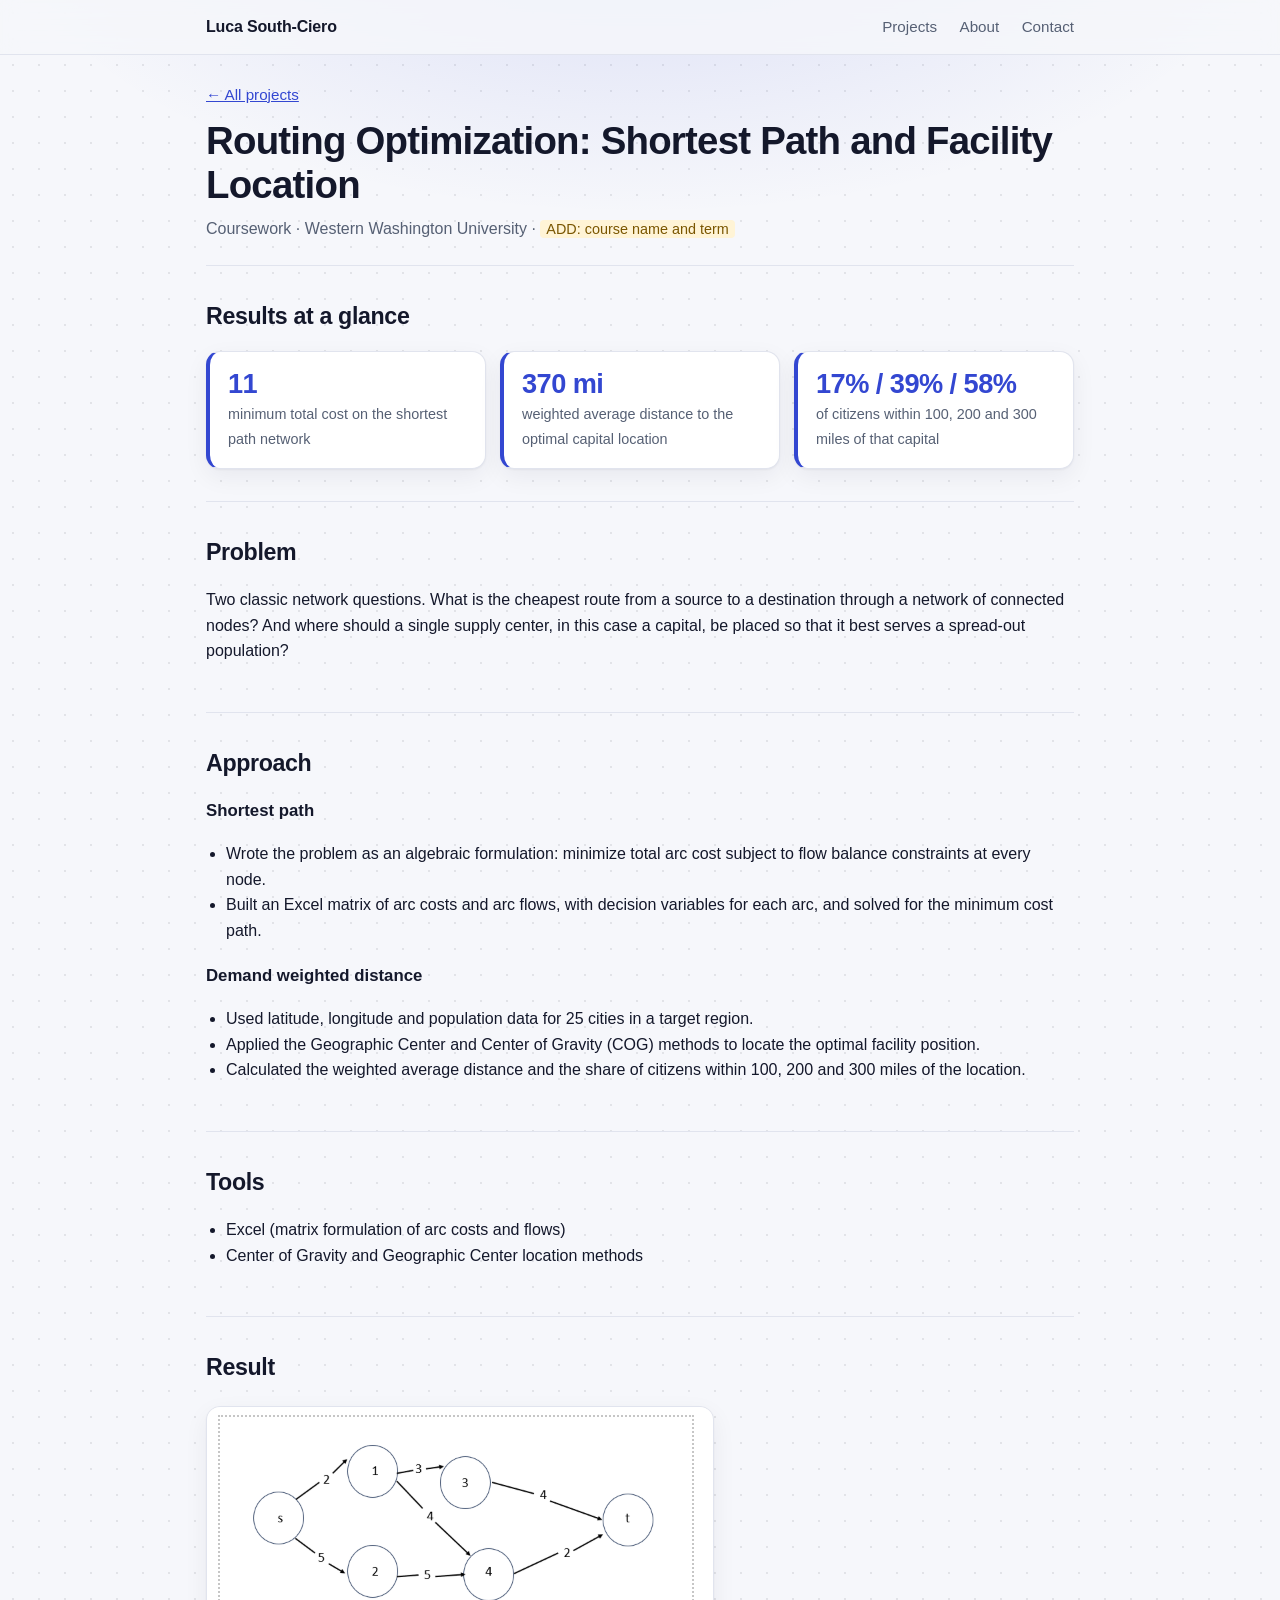
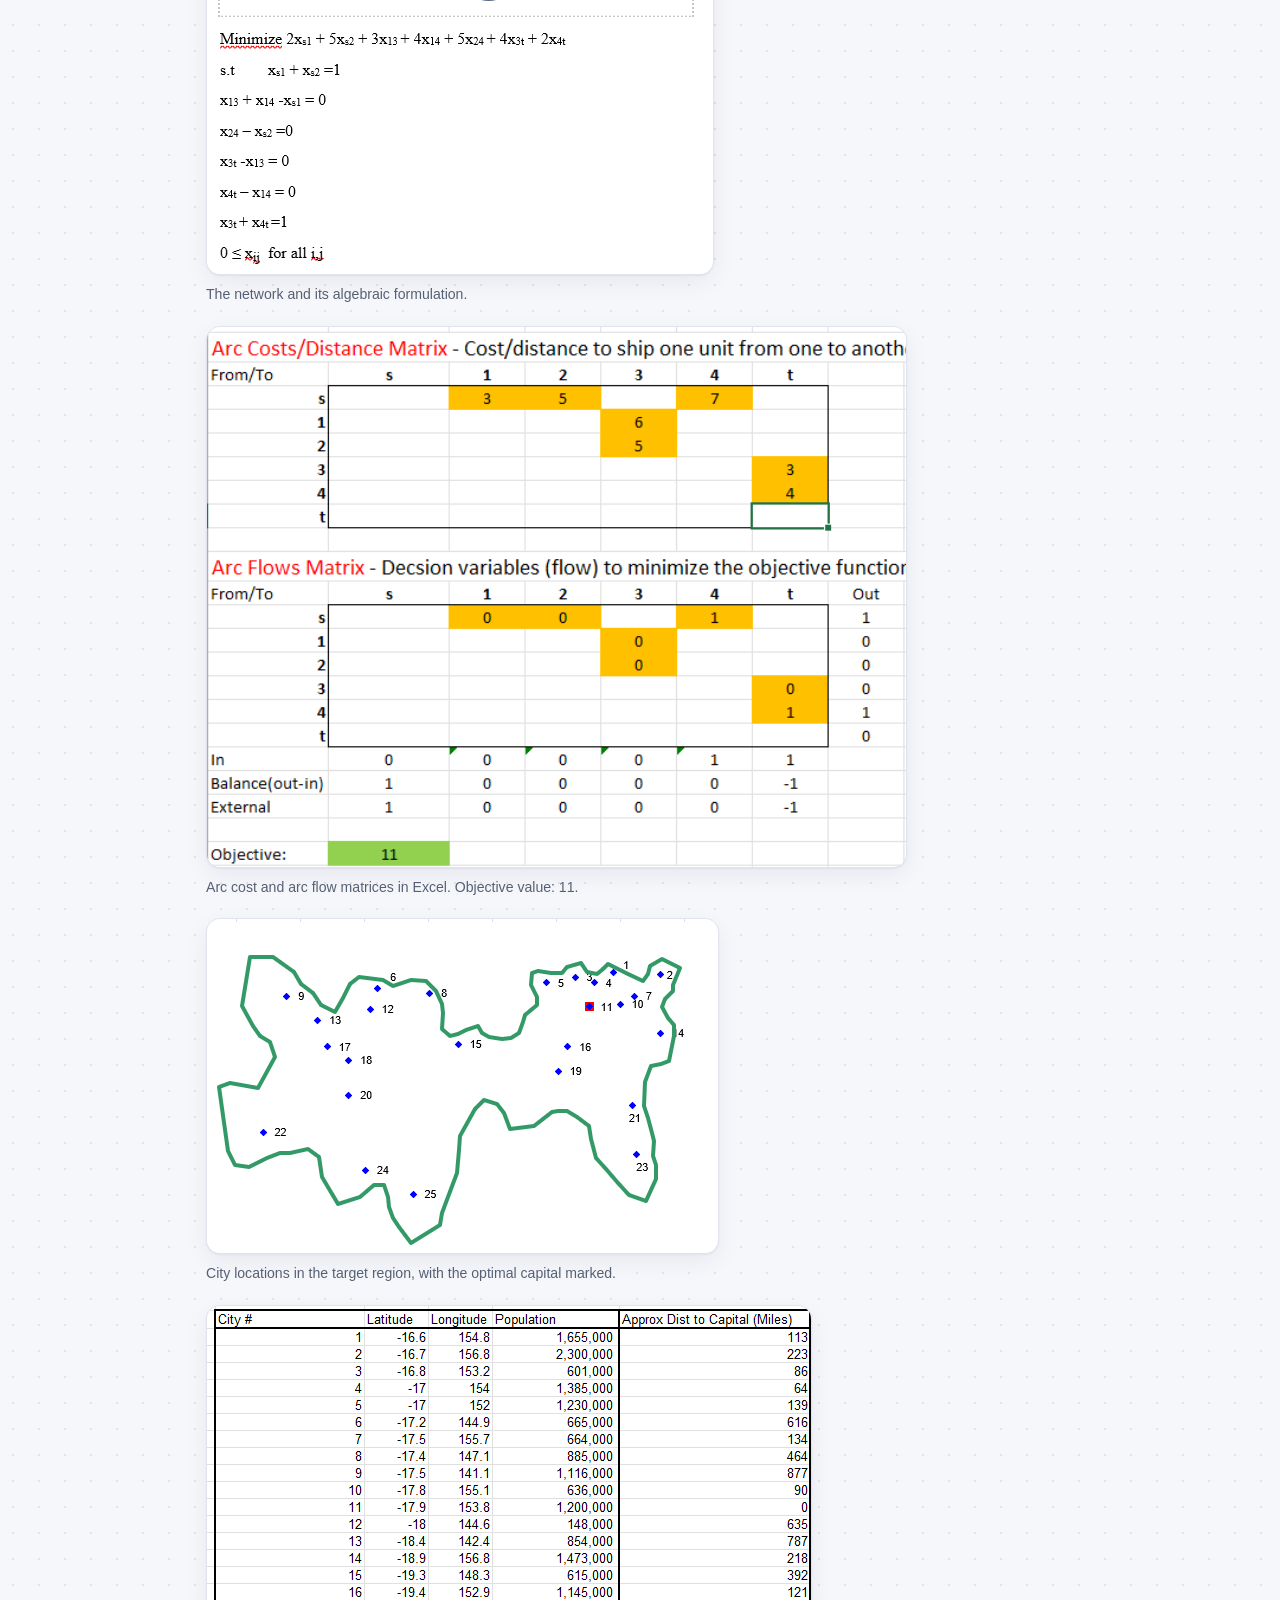
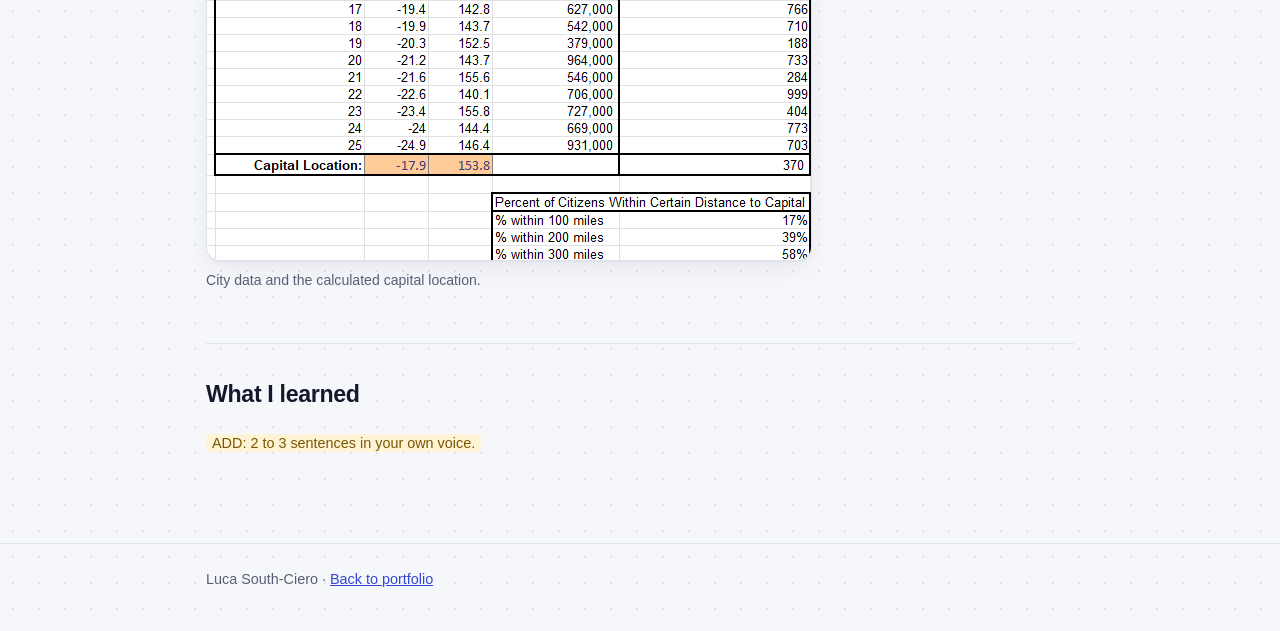
<file: projects/routing-optimization.html>
<!doctype html>
<html lang="en">
<head>
  <meta charset="utf-8">
  <meta name="viewport" content="width=device-width, initial-scale=1">
  <title>Routing Optimization | Luca South-Ciero</title>
  <meta name="description" content="Shortest path optimization and demand-weighted facility location built in Excel.">
  <link rel="stylesheet" href="../styles.css">
</head>
<body>

<header class="site-header">
  <div class="wrap">
    <a class="brand" href="../index.html">Luca South-Ciero</a>
    <nav class="nav">
      <a href="../index.html#projects">Projects</a>
      <a href="../index.html#about">About</a>
      <a href="../index.html#contact">Contact</a>
    </nav>
  </div>
</header>

<main class="wrap case">

  <a class="back" href="../index.html#projects">&larr; All projects</a>

  <h1>Routing Optimization: Shortest Path and Facility Location</h1>
  <p class="meta">Coursework &middot; Western Washington University &middot; <span class="todo">ADD: course name and term</span></p>

  <section>
    <h2>Results at a glance</h2>
    <div class="stats">
      <div class="stat"><strong>11</strong><span>minimum total cost on the shortest path network</span></div>
      <div class="stat"><strong>370 mi</strong><span>weighted average distance to the optimal capital location</span></div>
      <div class="stat"><strong>17% / 39% / 58%</strong><span>of citizens within 100, 200 and 300 miles of that capital</span></div>
    </div>
  </section>

  <section>
    <h2>Problem</h2>
    <p>
      Two classic network questions. What is the cheapest route from a source to a destination through a
      network of connected nodes? And where should a single supply center, in this case a capital, be placed
      so that it best serves a spread-out population?
    </p>
  </section>

  <section>
    <h2>Approach</h2>
    <h3>Shortest path</h3>
    <ul>
      <li>Wrote the problem as an algebraic formulation: minimize total arc cost subject to flow balance constraints at every node.</li>
      <li>Built an Excel matrix of arc costs and arc flows, with decision variables for each arc, and solved for the minimum cost path.</li>
    </ul>
    <h3 style="margin-top:20px">Demand weighted distance</h3>
    <ul>
      <li>Used latitude, longitude and population data for 25 cities in a target region.</li>
      <li>Applied the Geographic Center and Center of Gravity (COG) methods to locate the optimal facility position.</li>
      <li>Calculated the weighted average distance and the share of citizens within 100, 200 and 300 miles of the location.</li>
    </ul>
  </section>

  <section>
    <h2>Tools</h2>
    <ul>
      <li>Excel (matrix formulation of arc costs and flows)</li>
      <li>Center of Gravity and Geographic Center location methods</li>
    </ul>
  </section>

  <section>
    <h2>Result</h2>
    <figure>
      <img src="routing-shortest-path.png" alt="A network diagram with source node s, intermediate nodes 1 to 4 and destination t, with arc costs, next to the algebraic minimization formulation.">
      <figcaption>The network and its algebraic formulation.</figcaption>
    </figure>
    <figure>
      <img src="routing-arc-matrices.png" alt="Excel arc cost matrix and arc flow matrix with an objective value of 11.">
      <figcaption>Arc cost and arc flow matrices in Excel. Objective value: 11.</figcaption>
    </figure>
    <figure>
      <img src="routing-region-map.png" alt="Outline map of a region with 25 numbered city locations and one marked as the optimal capital.">
      <figcaption>City locations in the target region, with the optimal capital marked.</figcaption>
    </figure>
    <figure>
      <img src="routing-demand-weighted-table.png" alt="Excel table of 25 cities with latitude, longitude, population and distance to the capital, plus the calculated capital location.">
      <figcaption>City data and the calculated capital location.</figcaption>
    </figure>
  </section>

  <section>
    <h2>What I learned</h2>
    <p><span class="todo">ADD: 2 to 3 sentences in your own voice.</span></p>
  </section>

</main>

<footer class="site-footer">
  <div class="wrap">Luca South-Ciero &middot; <a href="../index.html">Back to portfolio</a></div>
</footer>

</body>
</html>
</file>
<file: styles.css>
/* ==========================================================
   PALETTE: change the two accent lines below to re-theme the
   whole site. Everything else is derived from them.

   Option A (default) Indigo:   #3347d1 light  /  #93a4ff dark
   Option B  Ocean teal-blue:   #0a6c8f light  /  #62c6e8 dark
   Option C  Burnt orange:      #c2410c light  /  #ff9a62 dark
   Option D  Plum:              #7a2e8f light  /  #d49cf0 dark
   ========================================================== */
:root {
  --accent: #3347d1;
  --warm: #b45309;

  --bg: #f6f7fb;
  --surface: #ffffff;
  --text: #14182b;
  --muted: #566074;
  --line: #e1e4ee;
  --todo-bg: #fff4d6;
  --todo-text: #7a5600;

  --accent-soft: color-mix(in srgb, var(--accent) 11%, var(--surface));
  --radius: 14px;
  --shadow: 0 1px 2px rgba(20, 24, 43, 0.05), 0 8px 24px rgba(20, 24, 43, 0.06);
}

@media (prefers-color-scheme: dark) {
  :root {
    --accent: #93a4ff;
    --warm: #f5a65b;

    --bg: #0d1020;
    --surface: #151a30;
    --text: #eceffa;
    --muted: #9ba5c0;
    --line: #262d4a;
    --todo-bg: #3a2f10;
    --todo-text: #f0cf80;
    --shadow: 0 1px 2px rgba(0, 0, 0, 0.3), 0 8px 24px rgba(0, 0, 0, 0.35);
  }
}

* { box-sizing: border-box; }

html { scroll-behavior: smooth; }

body {
  margin: 0;
  color: var(--text);
  font-family: -apple-system, BlinkMacSystemFont, "Segoe UI", Roboto, Helvetica, Arial, sans-serif;
  line-height: 1.6;
  background-color: var(--bg);
  /* soft glow at the top plus a faint dot grid */
  background-image:
    radial-gradient(900px 420px at 50% -80px, color-mix(in srgb, var(--accent) 14%, transparent), transparent 70%),
    radial-gradient(color-mix(in srgb, var(--text) 9%, transparent) 1px, transparent 1px);
  background-size: auto, 26px 26px;
  background-repeat: no-repeat, repeat;
}

a { color: var(--accent); }
a:hover { text-decoration-thickness: 2px; }

.wrap {
  max-width: 900px;
  margin: 0 auto;
  padding: 0 16px;
}

/* Header */
.site-header {
  position: sticky;
  top: 0;
  z-index: 10;
  border-bottom: 1px solid var(--line);
  background: color-mix(in srgb, var(--bg) 82%, transparent);
  -webkit-backdrop-filter: blur(10px);
  backdrop-filter: blur(10px);
}
.site-header .wrap {
  display: flex;
  align-items: center;
  justify-content: space-between;
  flex-wrap: wrap;
  gap: 8px 24px;
  padding-top: 14px;
  padding-bottom: 14px;
}
.brand { font-weight: 700; text-decoration: none; color: var(--text); letter-spacing: -0.01em; }
.nav a {
  margin-left: 18px;
  text-decoration: none;
  color: var(--muted);
  font-size: 0.95rem;
}
.nav a:hover { color: var(--accent); }

/* Hero with animated supply chain network behind it */
.hero {
  position: relative;
  padding: 72px 0 56px;
  isolation: isolate;
}
.hero canvas {
  position: absolute;
  inset: 0;
  width: 100%;
  height: 100%;
  z-index: -1;
  pointer-events: none;
  opacity: 0.75;
  -webkit-mask-image: linear-gradient(to bottom, #000 55%, transparent 100%);
  mask-image: linear-gradient(to bottom, #000 55%, transparent 100%);
}
.kicker {
  display: inline-block;
  font-size: 0.78rem;
  font-weight: 600;
  letter-spacing: 0.08em;
  text-transform: uppercase;
  color: var(--accent);
  background: var(--accent-soft);
  padding: 5px 12px;
  border-radius: 999px;
  margin-bottom: 18px;
}
.hero h1 {
  font-size: clamp(2.1rem, 6.4vw, 3.2rem);
  line-height: 1.1;
  letter-spacing: -0.025em;
  margin: 0 0 16px;
  max-width: 700px;
}
.hero .tagline { font-size: 1.15rem; color: var(--muted); margin: 0 0 26px; max-width: 620px; }
.cta-row { display: flex; flex-wrap: wrap; gap: 10px; }
.btn {
  display: inline-block;
  padding: 11px 20px;
  border-radius: 999px;
  border: 1px solid var(--accent);
  text-decoration: none;
  font-weight: 600;
  font-size: 0.95rem;
  transition: transform 0.15s ease, box-shadow 0.15s ease;
}
.btn:hover { transform: translateY(-1px); }
.btn.primary { background: var(--accent); color: var(--bg); box-shadow: var(--shadow); }
.btn.ghost { color: var(--accent); background: color-mix(in srgb, var(--surface) 70%, transparent); }

/* Sections */
section { padding: 32px 0; }
h2 { font-size: 1.45rem; letter-spacing: -0.015em; margin: 0 0 16px; }
h3 { font-size: 1.05rem; margin: 0 0 6px; }
.lede { color: var(--muted); margin-top: 0; }

/* Cards */
.grid {
  display: grid;
  grid-template-columns: repeat(auto-fit, minmax(260px, 1fr));
  gap: 18px;
}
.card {
  position: relative;
  display: flex;
  flex-direction: column;
  background: var(--surface);
  border: 1px solid var(--line);
  border-radius: var(--radius);
  padding: 22px;
  text-decoration: none;
  color: var(--text);
  box-shadow: var(--shadow);
  overflow: hidden;
  transition: transform 0.18s ease, border-color 0.18s ease;
}
.card::before {
  content: "";
  position: absolute;
  left: 0; right: 0; top: 0;
  height: 3px;
  background: linear-gradient(90deg, var(--accent), var(--warm));
  opacity: 0;
  transition: opacity 0.18s ease;
}
a.card:hover { transform: translateY(-3px); border-color: var(--accent); }
a.card:hover::before { opacity: 1; }
.card .tag {
  align-self: flex-start;
  font-size: 0.72rem;
  font-weight: 600;
  letter-spacing: 0.06em;
  text-transform: uppercase;
  color: var(--accent);
  background: var(--accent-soft);
  padding: 3px 10px;
  border-radius: 999px;
  margin-bottom: 12px;
}
.card p { margin: 0 0 14px; color: var(--muted); font-size: 0.95rem; }
.card .metric { margin-top: auto; font-weight: 600; font-size: 0.93rem; color: var(--warm); }
.card.soon { opacity: 0.8; border-style: dashed; box-shadow: none; }

/* Skills / about */
.chips { display: flex; flex-wrap: wrap; gap: 8px; padding: 0; list-style: none; margin: 0; }
.chips li {
  background: var(--surface);
  border: 1px solid var(--line);
  border-radius: 999px;
  padding: 5px 14px;
  font-size: 0.9rem;
}

/* Case study pages */
.back { display: inline-block; margin: 28px 0 0; font-size: 0.95rem; }
.case h1 { font-size: clamp(1.8rem, 5vw, 2.4rem); line-height: 1.15; letter-spacing: -0.02em; margin: 12px 0 8px; }
.meta { color: var(--muted); margin: 0 0 24px; }
.case section { border-top: 1px solid var(--line); }
.stats {
  display: grid;
  grid-template-columns: repeat(auto-fit, minmax(190px, 1fr));
  gap: 14px;
  margin: 8px 0 0;
}
.stat {
  background: var(--surface);
  border: 1px solid var(--line);
  border-left: 4px solid var(--accent);
  border-radius: var(--radius);
  padding: 16px 18px;
  box-shadow: var(--shadow);
}
.stat strong { display: block; font-size: 1.7rem; color: var(--accent); line-height: 1.2; letter-spacing: -0.02em; }
.stat span { font-size: 0.9rem; color: var(--muted); }
.case ul { padding-left: 20px; }

/* Figures on case study pages */
figure { margin: 20px 0; }
figure img {
  display: block;
  max-width: 100%;
  height: auto;
  background: #fff;
  border: 1px solid var(--line);
  border-radius: var(--radius);
  box-shadow: var(--shadow);
}
figcaption { margin-top: 8px; font-size: 0.88rem; color: var(--muted); }

/* Placeholders to fill in, delete before publishing */
.todo {
  background: var(--todo-bg);
  color: var(--todo-text);
  padding: 1px 6px;
  border-radius: 4px;
  font-size: 0.9em;
}

/* Footer */
.site-footer {
  border-top: 1px solid var(--line);
  margin-top: 40px;
  padding: 24px 0 40px;
  color: var(--muted);
  font-size: 0.9rem;
}

@media (prefers-reduced-motion: reduce) {
  html { scroll-behavior: auto; }
  .btn, .card, .card::before { transition: none; }
}
</file>
